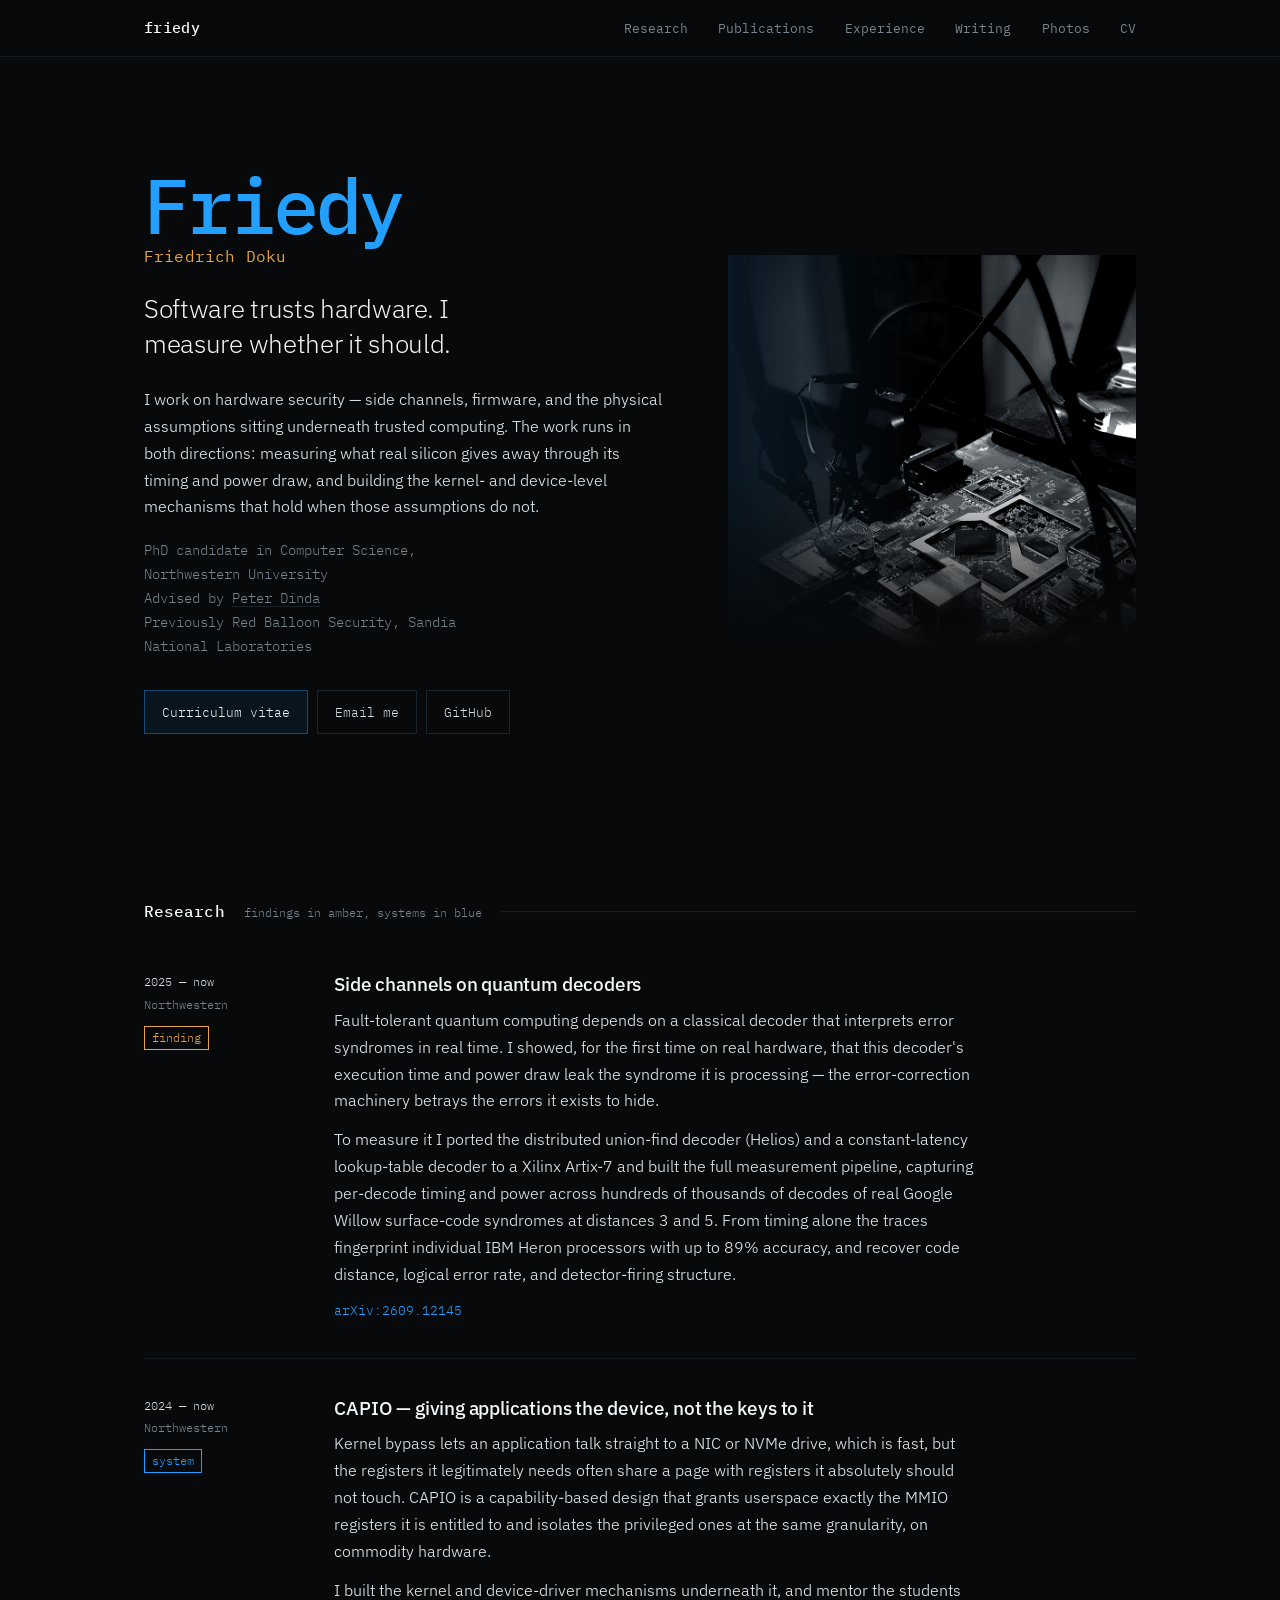
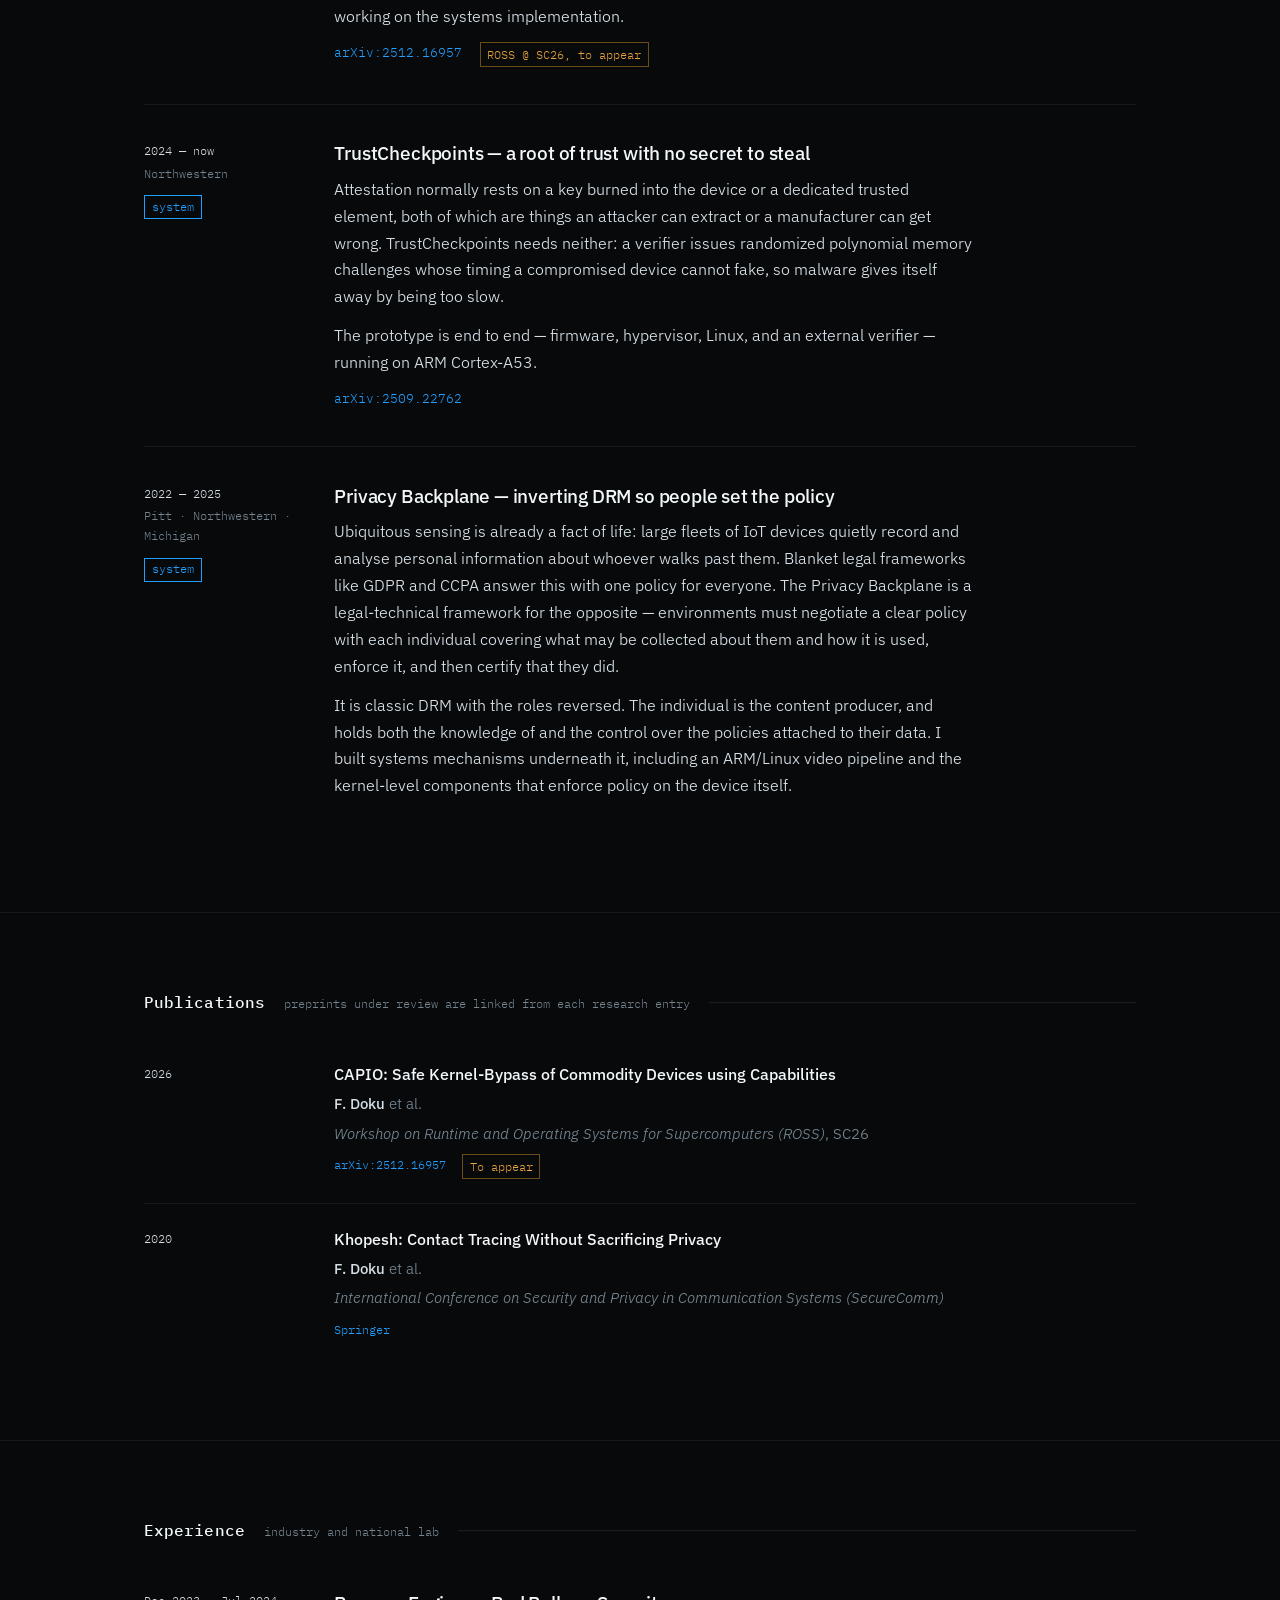
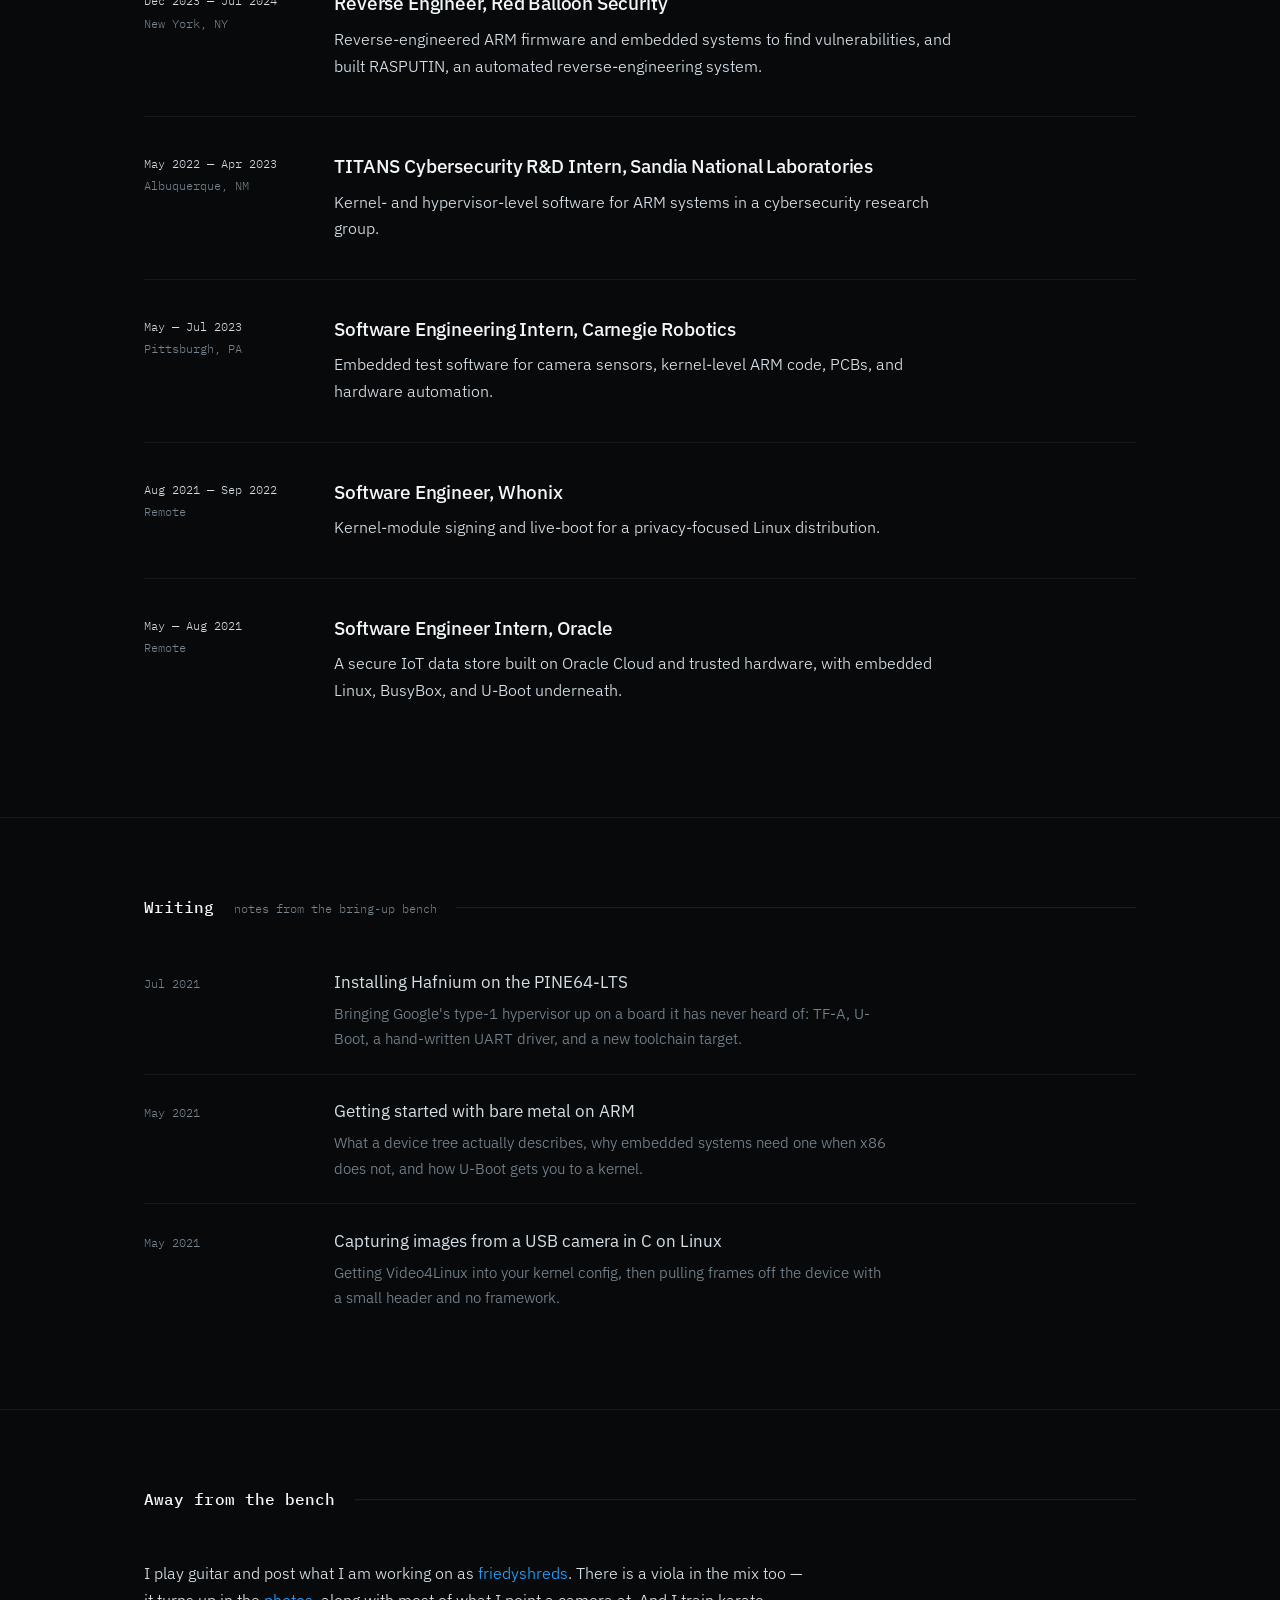
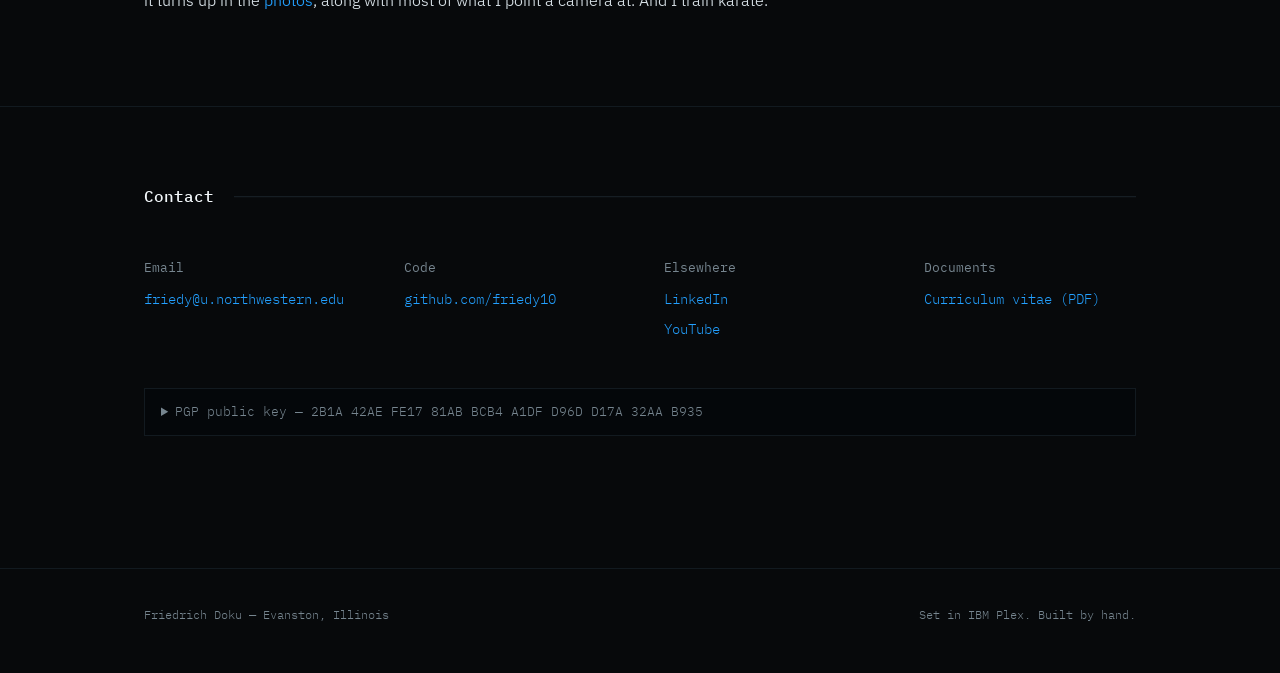
<file: index.html>
<!DOCTYPE html>
<html lang="en">
<head>
<meta charset="utf-8">
<meta name="viewport" content="width=device-width, initial-scale=1">
<title>Friedrich Doku — Hardware Security Research</title>
<meta name="description" content="Friedrich Doku is a PhD candidate at Northwestern University working on hardware security: side channels, firmware, and the physical assumptions underneath trusted computing.">
<link rel="canonical" href="https://fdoku.me/">

<meta property="og:type" content="profile">
<meta property="og:title" content="Friedrich Doku — Hardware Security Research">
<meta property="og:description" content="PhD candidate at Northwestern working on hardware security: side channels, firmware, and the physical assumptions underneath trusted computing.">
<meta property="og:url" content="https://fdoku.me/">
<meta property="og:image" content="https://fdoku.me/assets/og.jpg">
<meta name="twitter:card" content="summary_large_image">

<link rel="preconnect" href="https://fonts.googleapis.com">
<link rel="preconnect" href="https://fonts.gstatic.com" crossorigin>
<link href="https://fonts.googleapis.com/css2?family=IBM+Plex+Mono:wght@400;500&family=IBM+Plex+Sans:wght@300;400;500&display=swap" rel="stylesheet">
<link rel="stylesheet" href="css/site.css">
<link rel="icon" href="data:image/svg+xml,<svg xmlns='http://www.w3.org/2000/svg' viewBox='0 0 32 32'><rect width='32' height='32' fill='%2307090b'/><text x='16' y='23' font-family='monospace' font-size='18' font-weight='600' fill='%2323a0ff' text-anchor='middle'>fd</text></svg>">

<script type="application/ld+json">
{
  "@context": "https://schema.org",
  "@type": "Person",
  "name": "Friedrich Doku",
  "alternateName": "Friedy",
  "url": "https://fdoku.me/",
  "email": "friedy@u.northwestern.edu",
  "jobTitle": "PhD Candidate in Computer Science",
  "affiliation": { "@type": "Organization", "name": "Northwestern University" },
  "alumniOf": { "@type": "Organization", "name": "University of Pittsburgh" },
  "knowsAbout": ["Hardware security", "Side-channel analysis", "Quantum error correction", "Trusted computing", "Operating systems", "FPGA design", "Firmware reverse engineering"],
  "sameAs": ["https://github.com/friedy10", "https://www.linkedin.com/in/friedrich-doku-34a43a165"]
}
</script>
<!-- Google Analytics (GA4) -->
<script async src="https://www.googletagmanager.com/gtag/js?id=G-8WBHGY5FZD"></script>
<script>
  window.dataLayer = window.dataLayer || [];
  function gtag(){dataLayer.push(arguments);}
  gtag('js', new Date());
  gtag('config', 'G-8WBHGY5FZD');
</script>
</head>
<body>

<a class="skip" href="#main">Skip to content</a>

<header class="masthead">
  <div class="wrap">
    <a class="sigil" href="/">friedy</a>
    <nav aria-label="Sections">
      <a href="#research">Research</a>
      <a href="#publications">Publications</a>
      <a href="#experience" data-optional>Experience</a>
      <a href="#writing" data-optional>Writing</a>
      <a href="photos.html">Photos</a>
      <a href="assets/friedrich-doku-cv.pdf">CV</a>
    </nav>
  </div>
</header>

<main id="main">

  <!-- ============ hero ============ -->
  <section class="hero">
    <div class="wrap">
      <div class="hero-grid">
        <div>
          <h1 class="name">Friedy<span class="fullname">Friedrich Doku</span></h1>
          <p class="thesis">Software trusts hardware. I measure whether it should.</p>
          <p class="standfirst prose">
            I work on hardware security — side channels, firmware, and the physical
            assumptions sitting underneath trusted computing. The work runs in both
            directions: measuring what real silicon gives away through its timing and
            power draw, and building the kernel- and device-level mechanisms that hold
            when those assumptions do not.
          </p>
          <p class="affil">
            PhD candidate in Computer Science, Northwestern University<br>
            Advised by <a href="https://users.cs.northwestern.edu/~pdinda/">Peter Dinda</a><br>
            Previously Red Balloon Security, Sandia National Laboratories
          </p>
          <div class="actions">
            <a class="btn btn-key" href="assets/friedrich-doku-cv.pdf">Curriculum vitae</a>
            <a class="btn" href="mailto:friedy@u.northwestern.edu">Email me</a>
            <a class="btn" href="https://github.com/friedy10">GitHub</a>
          </div>
        </div>
        <div class="portrait">
          <img src="assets/hero-1600.jpg"
               srcset="assets/hero-900.jpg 900w, assets/hero-1600.jpg 1600w"
               sizes="(max-width: 54rem) 22rem, 42vw"
               width="1600" height="1539"
               alt="Micro-probes clipped onto the test points of a development board, photographed in black and white.">
        </div>
      </div>

    </div>
  </section>

  <!-- ============ research ============ -->
  <section class="band" id="research">
    <div class="wrap">
      <div class="band-head">
        <h2>Research</h2>
        <span class="band-note">findings in amber, systems in blue</span>
      </div>

      <div class="entries">

        <article class="entry">
          <div class="entry-meta">
            <span class="entry-when">2025 — now</span>
            <span class="entry-where">Northwestern</span>
            <span class="kind kind-finding">finding</span>
          </div>
          <div>
            <h3>Side channels on quantum decoders</h3>
            <p>
              Fault-tolerant quantum computing depends on a classical decoder that
              interprets error syndromes in real time. I showed, for the first time on
              real hardware, that this decoder's execution time and power draw leak the
              syndrome it is processing — the error-correction machinery betrays the
              errors it exists to hide.
            </p>
            <p>
              To measure it I ported the distributed union-find decoder (Helios) and a
              constant-latency lookup-table decoder to a Xilinx Artix-7 and built the
              full measurement pipeline, capturing per-decode timing and power across
              hundreds of thousands of decodes of real Google Willow surface-code
              syndromes at distances 3 and 5. From timing alone the traces fingerprint
              individual IBM Heron processors with up to 89% accuracy, and recover code
              distance, logical error rate, and detector-firing structure.
            </p>
            <div class="entry-links">
              <a href="https://arxiv.org/abs/2609.12145">arXiv:2609.12145</a>
            </div>
          </div>
        </article>

        <article class="entry">
          <div class="entry-meta">
            <span class="entry-when">2024 — now</span>
            <span class="entry-where">Northwestern</span>
            <span class="kind kind-system">system</span>
          </div>
          <div>
            <h3>CAPIO — giving applications the device, not the keys to it</h3>
            <p>
              Kernel bypass lets an application talk straight to a NIC or NVMe drive,
              which is fast, but the registers it legitimately needs often share a page
              with registers it absolutely should not touch. CAPIO is a capability-based
              design that grants userspace exactly the MMIO registers it is entitled to
              and isolates the privileged ones at the same granularity, on commodity
              hardware.
            </p>
            <p>
              I built the kernel and device-driver mechanisms underneath it, and mentor
              the students working on the systems implementation.
            </p>
            <div class="entry-links">
              <a href="https://arxiv.org/abs/2512.16957">arXiv:2512.16957</a>
              <span class="status">ROSS @ SC26, to appear</span>
            </div>
          </div>
        </article>

        <article class="entry">
          <div class="entry-meta">
            <span class="entry-when">2024 — now</span>
            <span class="entry-where">Northwestern</span>
            <span class="kind kind-system">system</span>
          </div>
          <div>
            <h3>TrustCheckpoints — a root of trust with no secret to steal</h3>
            <p>
              Attestation normally rests on a key burned into the device or a dedicated
              trusted element, both of which are things an attacker can extract or a
              manufacturer can get wrong. TrustCheckpoints needs neither: a verifier
              issues randomized polynomial memory challenges whose timing a compromised
              device cannot fake, so malware gives itself away by being too slow.
            </p>
            <p>
              The prototype is end to end — firmware, hypervisor, Linux, and an external
              verifier — running on ARM Cortex-A53.
            </p>
            <div class="entry-links">
              <a href="https://arxiv.org/abs/2509.22762">arXiv:2509.22762</a>
            </div>
          </div>
        </article>

        <article class="entry">
          <div class="entry-meta">
            <span class="entry-when">2022 — 2025</span>
            <span class="entry-where">Pitt · Northwestern · Michigan</span>
            <span class="kind kind-system">system</span>
          </div>
          <div>
            <h3>Privacy Backplane — inverting DRM so people set the policy</h3>
            <p>
              Ubiquitous sensing is already a fact of life: large fleets of IoT devices
              quietly record and analyse personal information about whoever walks past
              them. Blanket legal frameworks like GDPR and CCPA answer this with one
              policy for everyone. The Privacy Backplane is a legal-technical framework
              for the opposite — environments must negotiate a clear policy with each
              individual covering what may be collected about them and how it is used,
              enforce it, and then certify that they did.
            </p>
            <p>
              It is classic DRM with the roles reversed. The individual is the content
              producer, and holds both the knowledge of and the control over the policies
              attached to their data. I built systems mechanisms underneath it, including
              an ARM/Linux video pipeline and the kernel-level components that enforce
              policy on the device itself.
            </p>
          </div>
        </article>

      </div>
    </div>
  </section>

  <!-- ============ publications ============ -->
  <section class="band" id="publications">
    <div class="wrap">
      <div class="band-head">
        <h2>Publications</h2>
        <span class="band-note">preprints under review are linked from each research entry</span>
      </div>

      <ol class="pubs">
        <li class="pub">
          <div class="pub-year">2026</div>
          <div>
            <p class="pub-title">CAPIO: Safe Kernel-Bypass of Commodity Devices using Capabilities</p>
            <p class="pub-authors"><span class="me">F. Doku</span> et al.</p>
            <p class="pub-venue"><em>Workshop on Runtime and Operating Systems for Supercomputers (ROSS)</em>, SC26</p>
            <div class="pub-links">
              <a href="https://arxiv.org/abs/2512.16957">arXiv:2512.16957</a>
              <span class="status">To appear</span>
            </div>
          </div>
        </li>
        <li class="pub">
          <div class="pub-year">2020</div>
          <div>
            <p class="pub-title">Khopesh: Contact Tracing Without Sacrificing Privacy</p>
            <p class="pub-authors"><span class="me">F. Doku</span> et al.</p>
            <p class="pub-venue"><em>International Conference on Security and Privacy in Communication Systems (SecureComm)</em></p>
            <div class="pub-links"><a href="https://link.springer.com/chapter/10.1007/978-3-030-63095-9_30">Springer</a></div>
          </div>
        </li>
      </ol>
    </div>
  </section>

  <!-- ============ experience ============ -->
  <section class="band" id="experience">
    <div class="wrap">
      <div class="band-head">
        <h2>Experience</h2>
        <span class="band-note">industry and national lab</span>
      </div>

      <div class="entries">
        <article class="entry">
          <div class="entry-meta">
            <span class="entry-when">Dec 2023 — Jul 2024</span>
            <span class="entry-where">New York, NY</span>
          </div>
          <div>
            <h3>Reverse Engineer, Red Balloon Security</h3>
            <p>
              Reverse-engineered ARM firmware and embedded systems to find
              vulnerabilities, and built RASPUTIN, an automated reverse-engineering
              system.
            </p>
          </div>
        </article>

        <article class="entry">
          <div class="entry-meta">
            <span class="entry-when">May 2022 — Apr 2023</span>
            <span class="entry-where">Albuquerque, NM</span>
          </div>
          <div>
            <h3>TITANS Cybersecurity R&amp;D Intern, Sandia National Laboratories</h3>
            <p>Kernel- and hypervisor-level software for ARM systems in a cybersecurity research group.</p>
          </div>
        </article>

        <article class="entry">
          <div class="entry-meta">
            <span class="entry-when">May — Jul 2023</span>
            <span class="entry-where">Pittsburgh, PA</span>
          </div>
          <div>
            <h3>Software Engineering Intern, Carnegie Robotics</h3>
            <p>Embedded test software for camera sensors, kernel-level ARM code, PCBs, and hardware automation.</p>
          </div>
        </article>

        <article class="entry">
          <div class="entry-meta">
            <span class="entry-when">Aug 2021 — Sep 2022</span>
            <span class="entry-where">Remote</span>
          </div>
          <div>
            <h3>Software Engineer, Whonix</h3>
            <p>Kernel-module signing and live-boot for a privacy-focused Linux distribution.</p>
          </div>
        </article>

        <article class="entry">
          <div class="entry-meta">
            <span class="entry-when">May — Aug 2021</span>
            <span class="entry-where">Remote</span>
          </div>
          <div>
            <h3>Software Engineer Intern, Oracle</h3>
            <p>A secure IoT data store built on Oracle Cloud and trusted hardware, with embedded Linux, BusyBox, and U-Boot underneath.</p>
          </div>
        </article>
      </div>
    </div>
  </section>

  <!-- ============ writing ============ -->
  <section class="band" id="writing">
    <div class="wrap">
      <div class="band-head">
        <h2>Writing</h2>
        <span class="band-note">notes from the bring-up bench</span>
      </div>

      <div class="notes">
        <article class="note">
          <div class="note-date">Jul 2021</div>
          <div>
            <h3><a href="writing/hafnium-pine64.html">Installing Hafnium on the PINE64-LTS</a></h3>
            <p>Bringing Google's type-1 hypervisor up on a board it has never heard of: TF-A, U-Boot, a hand-written UART driver, and a new toolchain target.</p>
          </div>
        </article>
        <article class="note">
          <div class="note-date">May 2021</div>
          <div>
            <h3><a href="writing/bare-metal-arm.html">Getting started with bare metal on ARM</a></h3>
            <p>What a device tree actually describes, why embedded systems need one when x86 does not, and how U-Boot gets you to a kernel.</p>
          </div>
        </article>
        <article class="note">
          <div class="note-date">May 2021</div>
          <div>
            <h3><a href="writing/usb-camera-linux.html">Capturing images from a USB camera in C on Linux</a></h3>
            <p>Getting Video4Linux into your kernel config, then pulling frames off the device with a small header and no framework.</p>
          </div>
        </article>
      </div>
    </div>
  </section>

  <!-- ============ away from the bench ============ -->
  <section class="band" id="elsewhere">
    <div class="wrap">
      <div class="band-head">
        <h2>Away from the bench</h2>
      </div>
      <p class="prose">
        I play guitar and post what I am working on as
        <a href="https://www.youtube.com/@friedyshreds">friedyshreds</a>. There is a
        viola in the mix too — it turns up in the <a href="photos.html">photos</a>,
        along with most of what I point a camera at. And I train karate.
      </p>
    </div>
  </section>

  <!-- ============ contact ============ -->
  <section class="band" id="contact">
    <div class="wrap">
      <div class="band-head">
        <h2>Contact</h2>
      </div>

      <div class="contact-grid">
        <div>
          <h3>Email</h3>
          <p><a href="mailto:friedy@u.northwestern.edu">friedy@u.northwestern.edu</a></p>
        </div>
        <div>
          <h3>Code</h3>
          <p><a href="https://github.com/friedy10">github.com/friedy10</a></p>
        </div>
        <div>
          <h3>Elsewhere</h3>
          <p><a href="https://www.linkedin.com/in/friedrich-doku-34a43a165">LinkedIn</a></p>
          <p><a href="https://www.youtube.com/@friedyshreds">YouTube</a></p>
        </div>
        <div>
          <h3>Documents</h3>
          <p><a href="assets/friedrich-doku-cv.pdf">Curriculum vitae (PDF)</a></p>
        </div>
      </div>

      <details class="pgp">
        <summary>PGP public key — 2B1A 42AE FE17 81AB BCB4 A1DF D96D D17A 32AA B935</summary>
        <pre>-----BEGIN PGP PUBLIC KEY BLOCK-----

xjMEZY9wIBYJKwYBBAHaRw8BAQdANNFhw9uJPuq9oFyy8xSL/KICHEbL1bJOZC79
U6bg1aDNKEZyaWVkcmljaCBEb2t1IDxmcmllZHJpY2hkb2t1QGdtYWlsLmNvbT7C
iQQTFggAMRYhBCsaQq7+F4GrvLSh39lt0Xoyqrk1BQJlj3AgAhsDBAsJCAcFFQgJ
CgsFFgIDAQAACgkQ2W3RejKquTUc7wEAmlkQCG/AqqyCNKXZ5TZtK6Zj+J1MzpQW
PnNj9IHGEZ8A/2VT9aLi4pdKVY94GvLD6oTisN+mFYYg9LP3dTA17pYAzjgEZY9w
IBIKKwYBBAGXVQEFAQEHQJ5poy1A3QW7K1NgSfqn7qgs6y6pedqAxLJqjVR3CONk
AwEIB8J4BBgWCAAgFiEEKxpCrv4Xgau8tKHf2W3RejKquTUFAmWPcCACGwwACgkQ
2W3RejKquTUVhAD/XX2ftGFTFWkQBJEXX9XVi2YY2TYz3v8AEkPWFZdljkkA/ijt
Ziic5yHUYnKzFaPhceVBJk4YUfXxAPOUCLkJU6MO
=awGI
-----END PGP PUBLIC KEY BLOCK-----</pre>
      </details>
    </div>
  </section>

</main>

<footer class="foot">
  <div class="wrap">
    <span>Friedrich Doku — Evanston, Illinois</span>
    <span>Set in IBM Plex. Built by hand.</span>
  </div>
</footer>

</body>
</html>
</file>
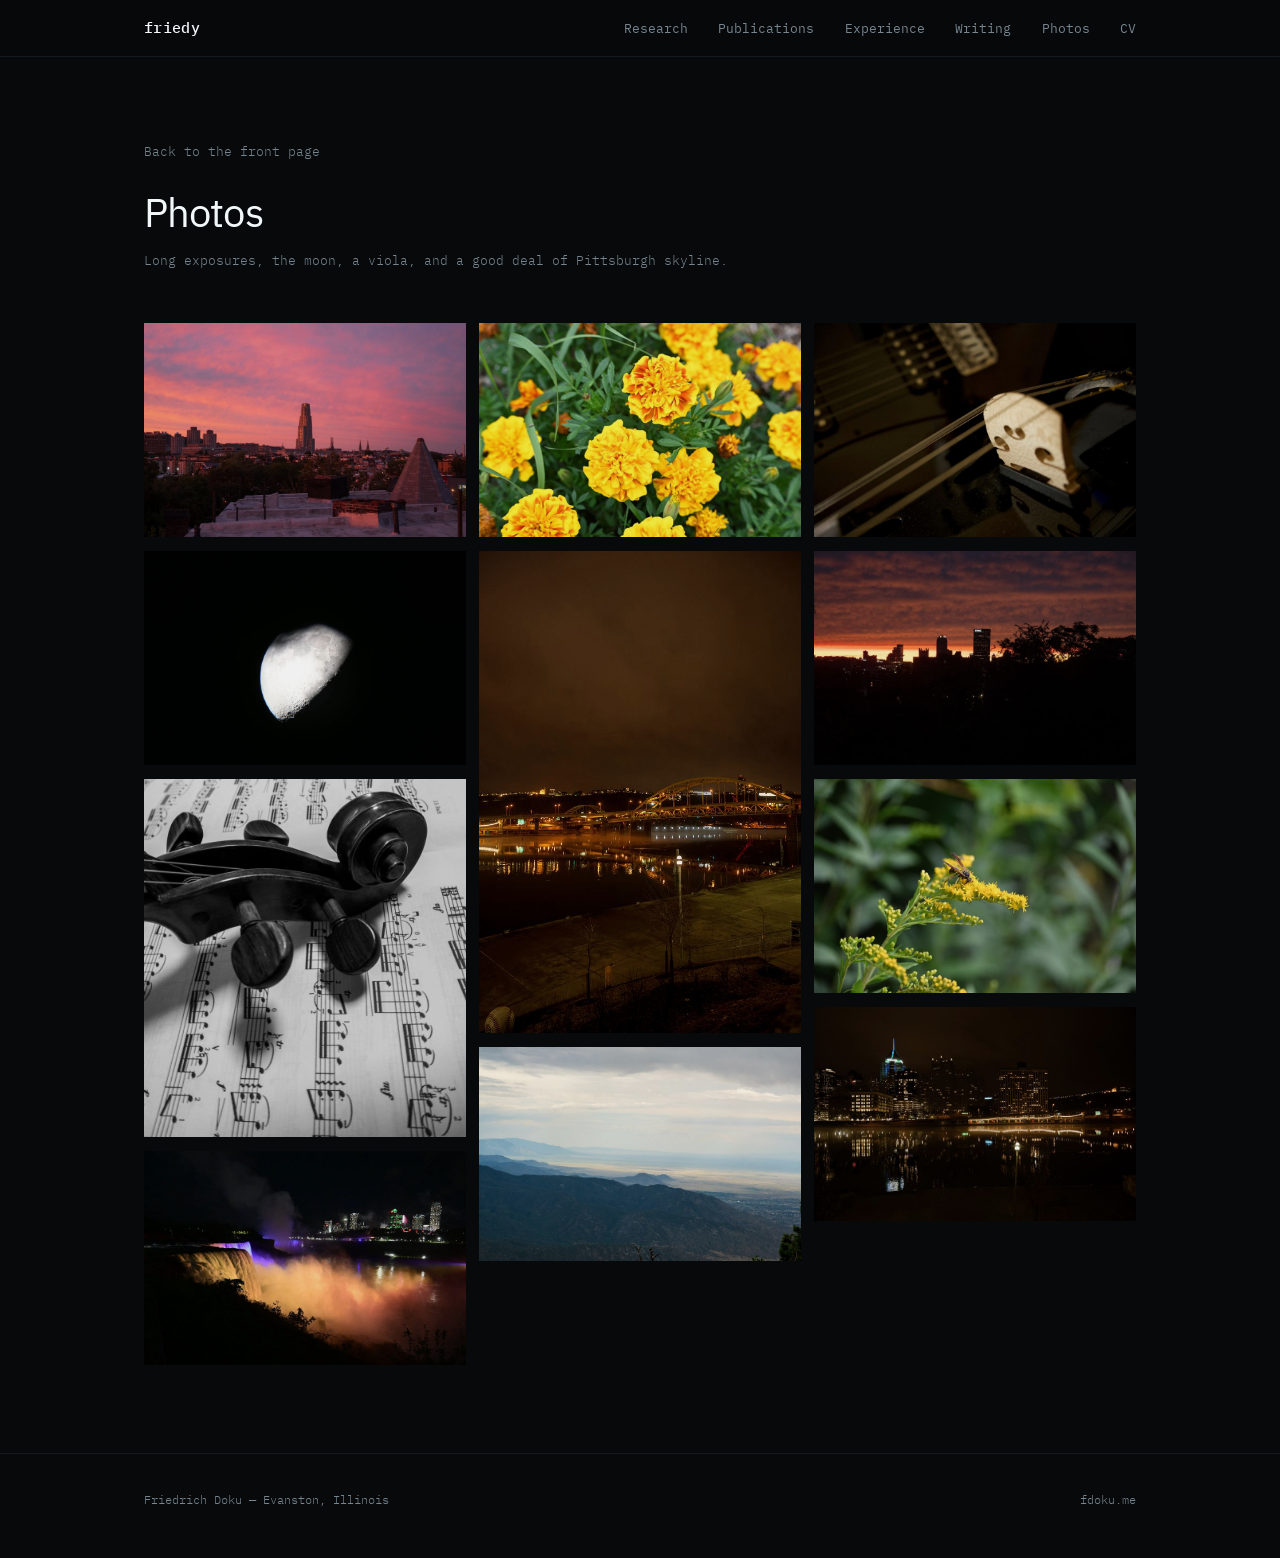
<file: photos.html>
<!DOCTYPE html>
<html lang="en">
<head>
<meta charset="utf-8">
<meta name="viewport" content="width=device-width, initial-scale=1">
<title>Photos — Friedrich Doku</title>
<meta name="description" content="Photographs by Friedrich Doku — long exposures, the moon, a viola, and a good deal of Pittsburgh skyline.">
<link rel="canonical" href="https://fdoku.me/photos.html">
<meta property="og:type" content="website">
<meta property="og:title" content="Photos — Friedrich Doku">
<meta property="og:description" content="Long exposures, the moon, a viola, and a good deal of Pittsburgh skyline.">
<meta property="og:image" content="https://fdoku.me/photos/pittsburgh-sunset-cathedral.jpg">
<meta name="twitter:card" content="summary_large_image">
<link rel="preconnect" href="https://fonts.googleapis.com">
<link rel="preconnect" href="https://fonts.gstatic.com" crossorigin>
<link href="https://fonts.googleapis.com/css2?family=IBM+Plex+Mono:wght@400;500&family=IBM+Plex+Sans:wght@300;400;500&display=swap" rel="stylesheet">
<link rel="stylesheet" href="css/site.css">
<link rel="icon" href="data:image/svg+xml,<svg xmlns='http://www.w3.org/2000/svg' viewBox='0 0 32 32'><rect width='32' height='32' fill='%2307090b'/><text x='16' y='23' font-family='monospace' font-size='18' font-weight='600' fill='%2323a0ff' text-anchor='middle'>fd</text></svg>">
<!-- Google Analytics (GA4) -->
<script async src="https://www.googletagmanager.com/gtag/js?id=G-8WBHGY5FZD"></script>
<script>
  window.dataLayer = window.dataLayer || [];
  function gtag(){dataLayer.push(arguments);}
  gtag('js', new Date());
  gtag('config', 'G-8WBHGY5FZD');
</script>
</head>
<body>

<a class="skip" href="#main">Skip to content</a>

<header class="masthead">
  <div class="wrap">
    <a class="sigil" href="/">friedy</a>
    <nav aria-label="Sections">
      <a href="/#research">Research</a>
      <a href="/#publications">Publications</a>
      <a href="/#experience" data-optional>Experience</a>
      <a href="/#writing" data-optional>Writing</a>
      <a href="/photos.html">Photos</a>
      <a href="/assets/friedrich-doku-cv.pdf">CV</a>
    </nav>
  </div>
</header>

<main id="main" class="article">
  <div class="wrap">
    <div class="article-head">
      <a class="back" href="/">Back to the front page</a>
      <h1>Photos</h1>
      <p class="article-meta">Long exposures, the moon, a viola, and a good deal of Pittsburgh skyline.</p>
    </div>

    <div class="gallery">
      <a class="shot" href="photos/pittsburgh-sunset-cathedral.jpg">
        <img src="photos/pittsburgh-sunset-cathedral-thumb.jpg" width="900" height="600" loading="lazy"
             alt="Pittsburgh at sunset under a magenta sky, the Cathedral of Learning rising above the rooftops.">
      </a>
      <a class="shot" href="photos/moon.jpg">
        <img src="photos/moon-thumb.jpg" width="900" height="600" loading="lazy"
             alt="A waxing gibbous moon against a black sky, craters picked out along the terminator.">
      </a>
      <a class="shot" href="photos/viola-sheet-music.jpg">
        <img src="photos/viola-sheet-music-thumb.jpg" width="808" height="900" loading="lazy"
             alt="The scroll and pegbox of a viola resting on sheet music, in black and white.">
      </a>
      <a class="shot" href="photos/niagara-falls-night.jpg">
        <img src="photos/niagara-falls-night-thumb.jpg" width="900" height="600" loading="lazy"
             alt="Niagara Falls lit purple and amber at night, mist rising in front of the far skyline.">
      </a>
      <a class="shot" href="photos/marigolds.jpg">
        <img src="photos/marigolds-thumb.jpg" width="900" height="600" loading="lazy"
             alt="Orange and yellow marigolds packed close together among green foliage.">
      </a>
      <a class="shot" href="photos/pittsburgh-fort-pitt-night.jpg">
        <img src="photos/pittsburgh-fort-pitt-night-thumb.jpg" width="600" height="900" loading="lazy"
             alt="A long exposure of Pittsburgh at night, a lit bridge arcing over the river.">
      </a>
      <a class="shot" href="photos/mountains-valley.jpg">
        <img src="photos/mountains-valley-thumb.jpg" width="900" height="600" loading="lazy"
             alt="A mountain range falling away to a wide valley under heavy cloud.">
      </a>
      <a class="shot" href="photos/viola-bridge.jpg">
        <img src="photos/viola-bridge-thumb.jpg" width="900" height="600" loading="lazy"
             alt="Close detail of a viola bridge and strings in warm light.">
      </a>
      <a class="shot" href="photos/pittsburgh-skyline-dusk.jpg">
        <img src="photos/pittsburgh-skyline-dusk-thumb.jpg" width="900" height="600" loading="lazy"
             alt="Pittsburgh's skyline in silhouette against a deep orange sunset.">
      </a>
      <a class="shot" href="photos/goldenrod-wasp.jpg">
        <img src="photos/goldenrod-wasp-thumb.jpg" width="900" height="600" loading="lazy"
             alt="A wasp feeding on a spray of goldenrod against dark green leaves.">
      </a>
      <a class="shot" href="photos/pittsburgh-river-night.jpg">
        <img src="photos/pittsburgh-river-night-thumb.jpg" width="900" height="600" loading="lazy"
             alt="Downtown Pittsburgh's lights reflected in the river at night.">
      </a>
    </div>
  </div>
</main>

<footer class="foot">
  <div class="wrap">
    <span>Friedrich Doku — Evanston, Illinois</span>
    <span><a href="/">fdoku.me</a></span>
  </div>
</footer>

<!-- Lightbox. Progressive enhancement: with JS off, each thumbnail is just a
     link to the full-size image, which works fine. -->
<div class="lightbox" id="lightbox" hidden>
  <button class="lb-close" type="button" aria-label="Close">Close</button>
  <button class="lb-nav lb-prev" type="button" aria-label="Previous photo">&#8249;</button>
  <img class="lb-img" alt="">
  <button class="lb-nav lb-next" type="button" aria-label="Next photo">&#8250;</button>
  <p class="lb-count" aria-live="polite"></p>
</div>

<script>
(function () {
  var shots = Array.prototype.slice.call(document.querySelectorAll('.shot'));
  if (!shots.length) return;
  var box   = document.getElementById('lightbox'),
      img   = box.querySelector('.lb-img'),
      count = box.querySelector('.lb-count'),
      prev  = box.querySelector('.lb-prev'),
      next  = box.querySelector('.lb-next'),
      close = box.querySelector('.lb-close'),
      i = 0, lastFocus = null;

  function show(n) {
    i = (n + shots.length) % shots.length;
    var a = shots[i];
    img.src = a.getAttribute('href');
    img.alt = a.querySelector('img').alt;
    count.textContent = (i + 1) + ' / ' + shots.length;
  }
  function open(n, from) {
    lastFocus = from || null;
    box.hidden = false;
    document.body.style.overflow = 'hidden';
    show(n);
    close.focus();
  }
  function shut() {
    box.hidden = true;
    img.removeAttribute('src');
    document.body.style.overflow = '';
    if (lastFocus) lastFocus.focus();
  }

  shots.forEach(function (a, n) {
    a.addEventListener('click', function (e) {
      e.preventDefault();
      open(n, a);
    });
  });
  close.addEventListener('click', shut);
  prev.addEventListener('click', function () { show(i - 1); });
  next.addEventListener('click', function () { show(i + 1); });
  box.addEventListener('click', function (e) { if (e.target === box) shut(); });
  document.addEventListener('keydown', function (e) {
    if (box.hidden) return;
    if (e.key === 'Escape') shut();
    else if (e.key === 'ArrowLeft') show(i - 1);
    else if (e.key === 'ArrowRight') show(i + 1);
  });
})();
</script>

</body>
</html>
</file>
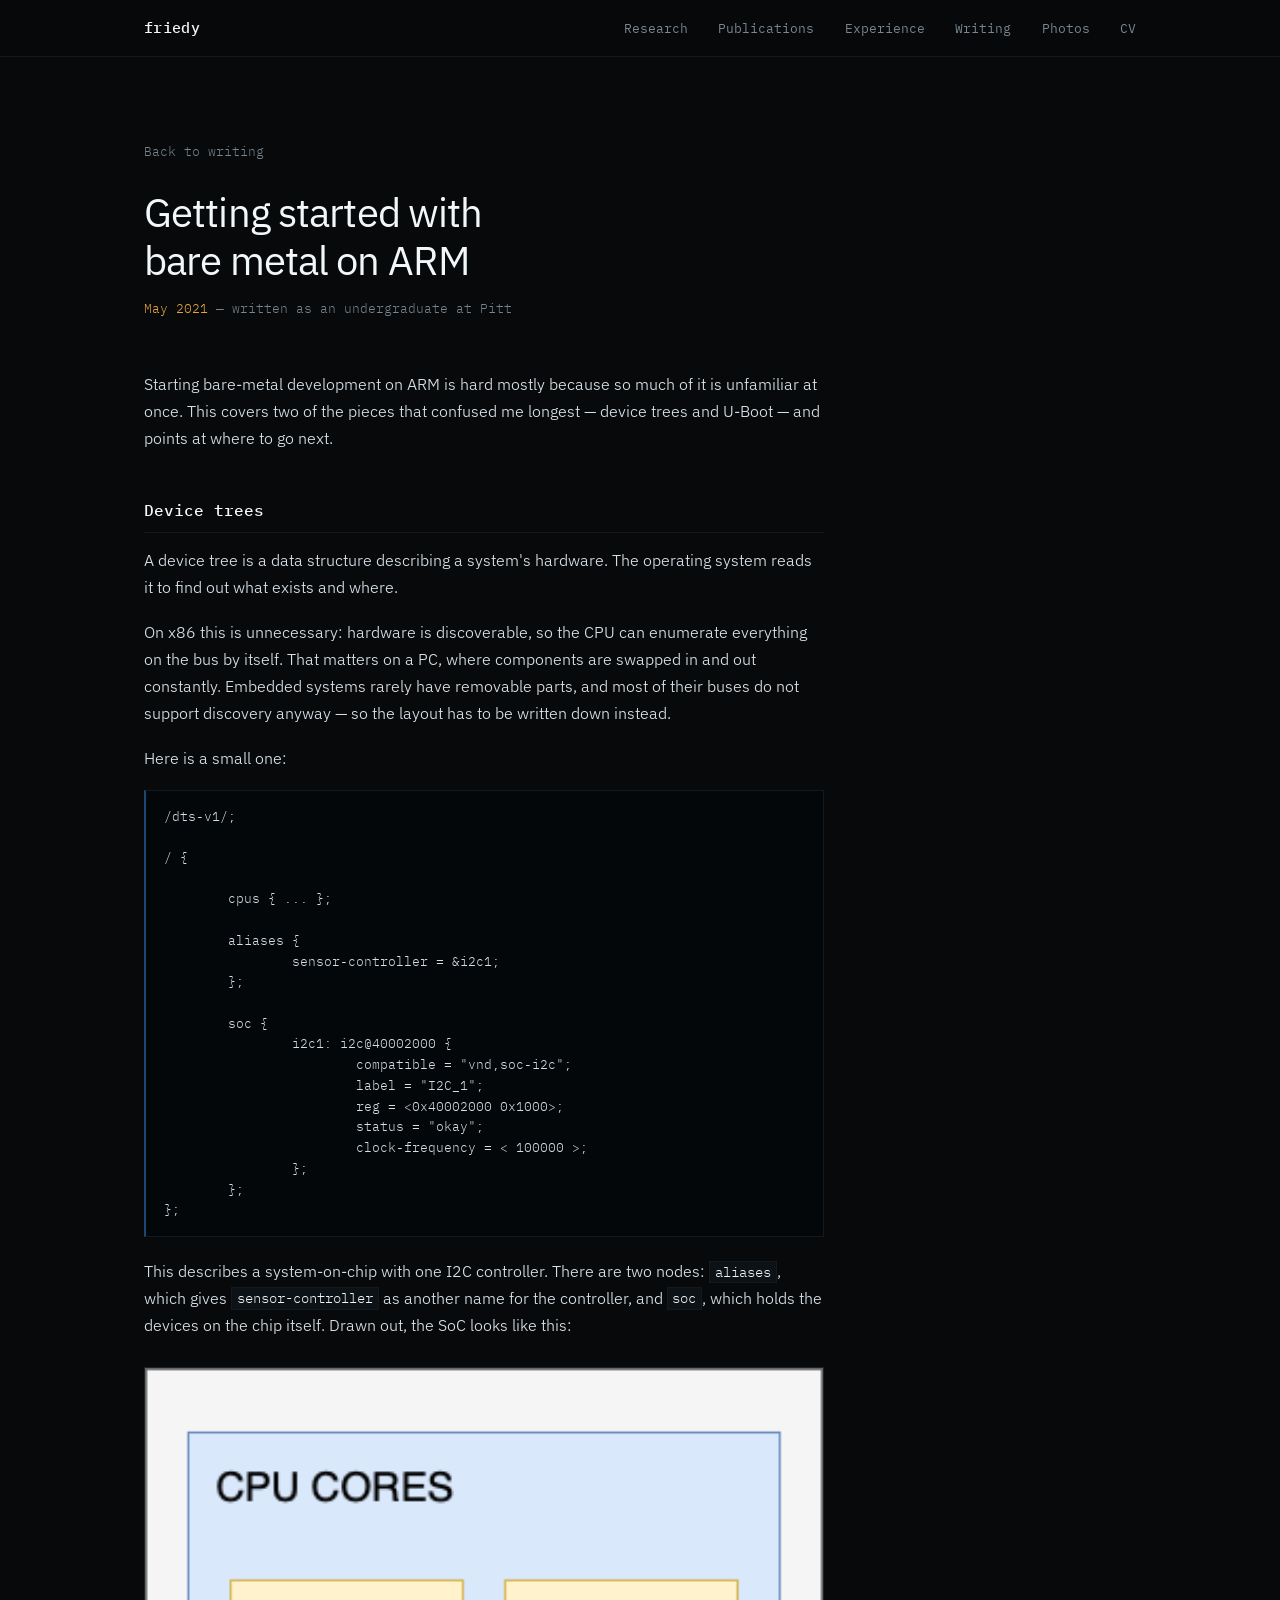
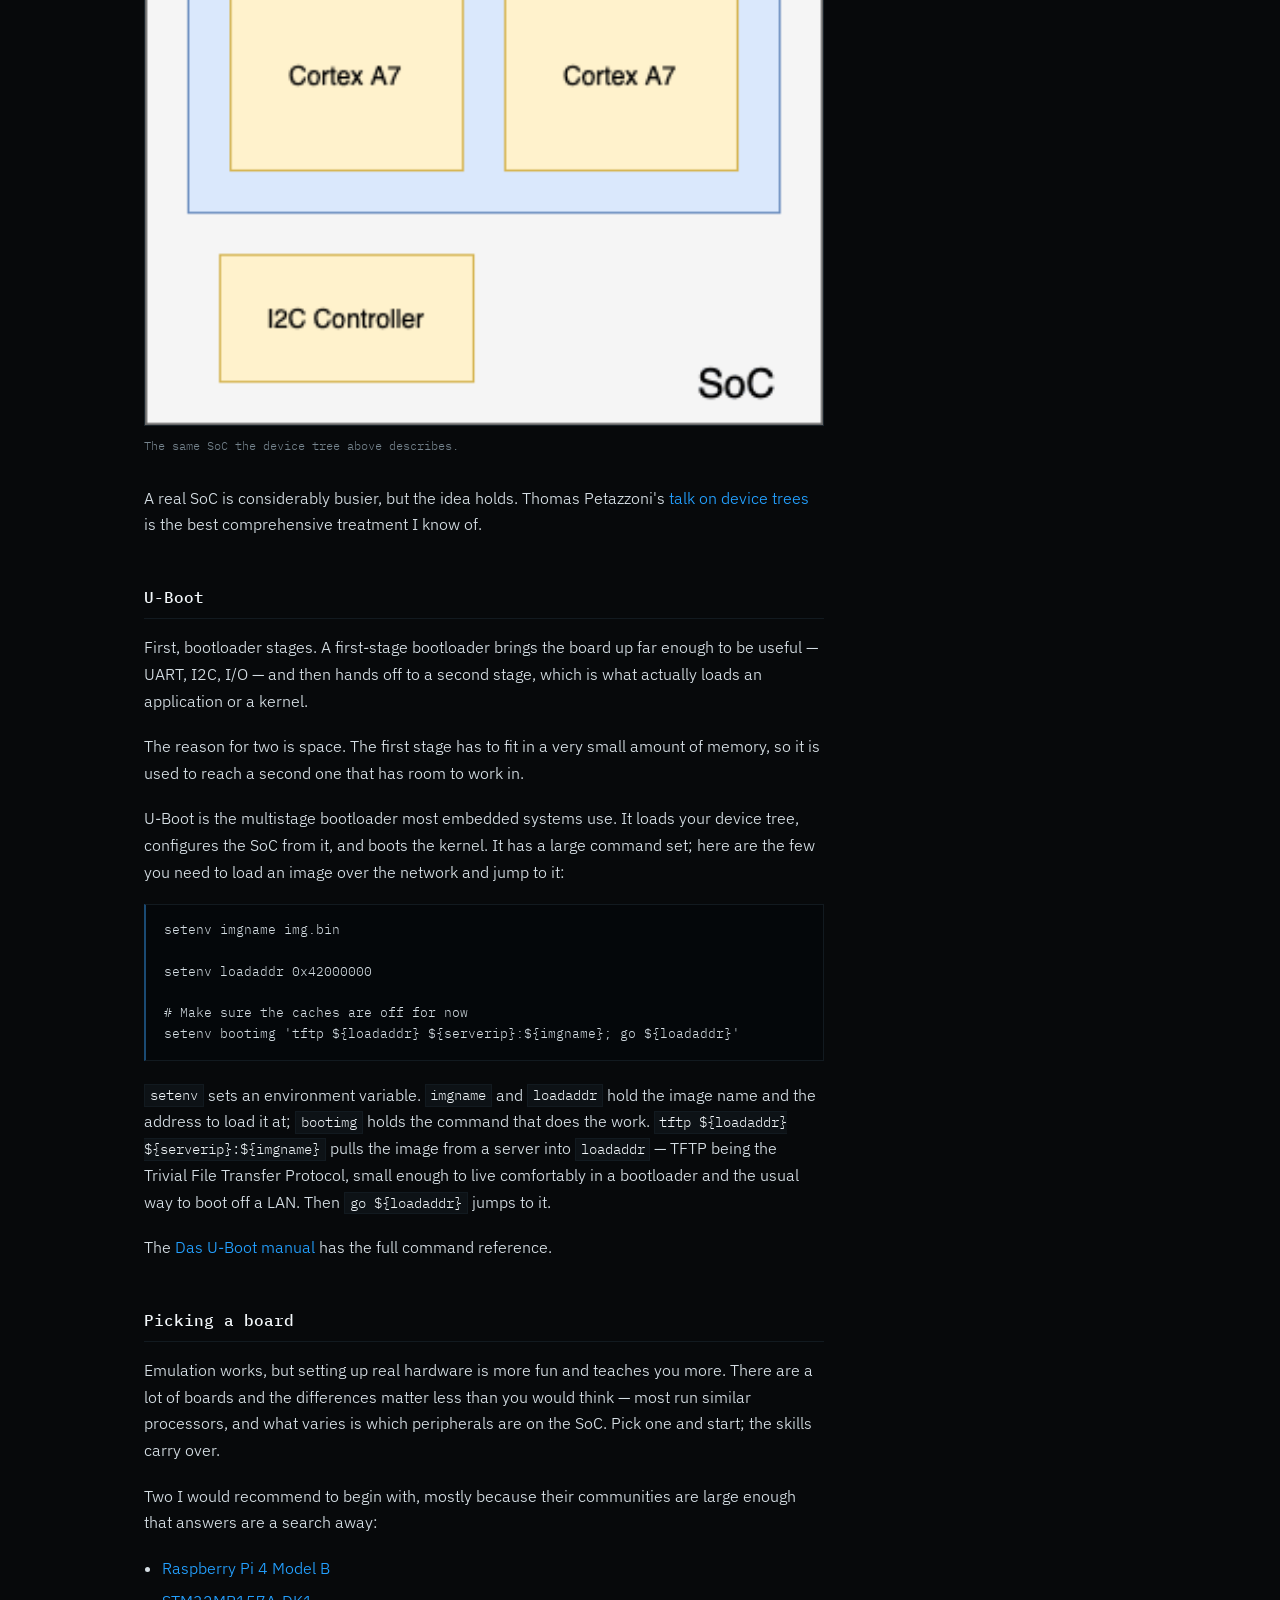
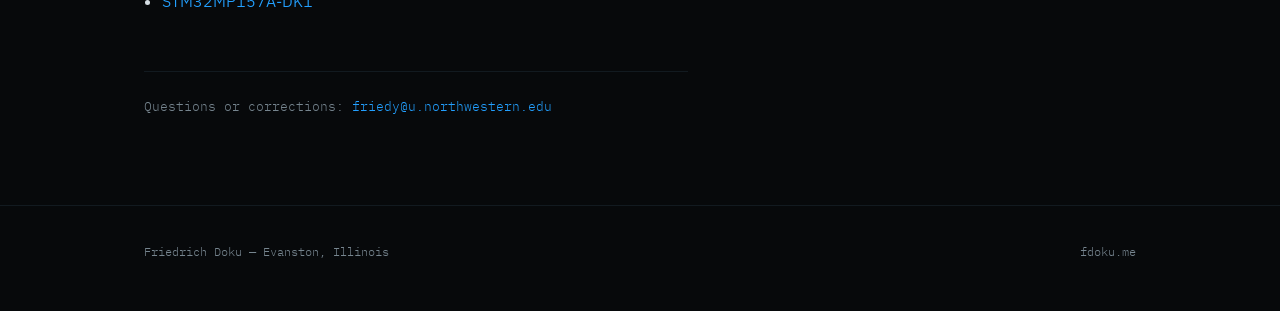
<file: writing/bare-metal-arm.html>
<!DOCTYPE html>
<html lang="en">
<head>
<meta charset="utf-8">
<meta name="viewport" content="width=device-width, initial-scale=1">
<title>Getting started with bare metal on ARM — Friedrich Doku</title>
<meta name="description" content="What a device tree actually describes, why embedded systems need one when x86 does not, and how U-Boot gets you to a kernel.">
<link rel="canonical" href="https://fdoku.me/writing/bare-metal-arm.html">
<meta property="og:type" content="article">
<meta property="og:title" content="Getting started with bare metal on ARM">
<meta property="og:description" content="What a device tree actually describes, why embedded systems need one when x86 does not, and how U-Boot gets you to a kernel.">
<meta property="og:image" content="https://fdoku.me/assets/og.jpg">
<meta name="twitter:card" content="summary_large_image">
<link rel="preconnect" href="https://fonts.googleapis.com">
<link rel="preconnect" href="https://fonts.gstatic.com" crossorigin>
<link href="https://fonts.googleapis.com/css2?family=IBM+Plex+Mono:wght@400;500&family=IBM+Plex+Sans:wght@300;400;500&display=swap" rel="stylesheet">
<link rel="stylesheet" href="../css/site.css">
<link rel="icon" href="data:image/svg+xml,<svg xmlns='http://www.w3.org/2000/svg' viewBox='0 0 32 32'><rect width='32' height='32' fill='%2307090b'/><text x='16' y='23' font-family='monospace' font-size='18' font-weight='600' fill='%2323a0ff' text-anchor='middle'>fd</text></svg>">
<!-- Google Analytics (GA4) -->
<script async src="https://www.googletagmanager.com/gtag/js?id=G-8WBHGY5FZD"></script>
<script>
  window.dataLayer = window.dataLayer || [];
  function gtag(){dataLayer.push(arguments);}
  gtag('js', new Date());
  gtag('config', 'G-8WBHGY5FZD');
</script>
</head>
<body>

<a class="skip" href="#main">Skip to content</a>

<header class="masthead">
  <div class="wrap">
    <a class="sigil" href="../">friedy</a>
    <nav aria-label="Sections">
      <a href="../#research">Research</a>
      <a href="../#publications">Publications</a>
      <a href="../#experience" data-optional>Experience</a>
      <a href="../#writing" data-optional>Writing</a>
      <a href="../photos.html">Photos</a>
      <a href="../assets/friedrich-doku-cv.pdf">CV</a>
    </nav>
  </div>
</header>

<main id="main" class="article">
  <div class="wrap">
    <div class="article-head">
      <a class="back" href="../#writing">Back to writing</a>
      <h1>Getting started with bare metal on ARM</h1>
      <p class="article-meta"><span class="vintage">May 2021</span> — written as an undergraduate at Pitt</p>
    </div>

    <div class="body">
<p>
  Starting bare-metal development on ARM is hard mostly because so much of it is
  unfamiliar at once. This covers two of the pieces that confused me longest — device
  trees and U-Boot — and points at where to go next.
</p>

<h2>Device trees</h2>
<p>
  A device tree is a data structure describing a system's hardware. The operating
  system reads it to find out what exists and where.
</p>
<p>
  On x86 this is unnecessary: hardware is discoverable, so the CPU can enumerate
  everything on the bus by itself. That matters on a PC, where components are swapped
  in and out constantly. Embedded systems rarely have removable parts, and most of
  their buses do not support discovery anyway — so the layout has to be written down
  instead.
</p>
<p>Here is a small one:</p>
<pre><code>/dts-v1/;

/ {

	cpus { ... };

	aliases {
		sensor-controller = &amp;i2c1;
	};

	soc {
		i2c1: i2c@40002000 {
			compatible = "vnd,soc-i2c";
			label = "I2C_1";
			reg = &lt;0x40002000 0x1000&gt;;
			status = "okay";
			clock-frequency = &lt; 100000 &gt;;
		};
	};
};</code></pre>
<p>
  This describes a system-on-chip with one I2C controller. There are two nodes:
  <code>aliases</code>, which gives <code>sensor-controller</code> as another name for
  the controller, and <code>soc</code>, which holds the devices on the chip itself.
  Drawn out, the SoC looks like this:
</p>
<figure><img src="../images/soc.png" alt="Block diagram of a simple SoC containing an I2C controller." loading="lazy"><figcaption>The same SoC the device tree above describes.</figcaption></figure>
<p>
  A real SoC is considerably busier, but the idea holds. Thomas Petazzoni's
  <a href="https://www.youtube.com/watch?v=Nz6aBffv-Ek">talk on device trees</a> is the
  best comprehensive treatment I know of.
</p>

<h2>U-Boot</h2>
<p>
  First, bootloader stages. A first-stage bootloader brings the board up far enough to
  be useful — UART, I2C, I/O — and then hands off to a second stage, which is what
  actually loads an application or a kernel.
</p>
<p>
  The reason for two is space. The first stage has to fit in a very small amount of
  memory, so it is used to reach a second one that has room to work in.
</p>
<p>
  U-Boot is the multistage bootloader most embedded systems use. It loads your device
  tree, configures the SoC from it, and boots the kernel. It has a large command set;
  here are the few you need to load an image over the network and jump to it:
</p>
<pre><code>setenv imgname img.bin

setenv loadaddr 0x42000000

# Make sure the caches are off for now
setenv bootimg 'tftp ${loadaddr} ${serverip}:${imgname}; go ${loadaddr}'</code></pre>
<p>
  <code>setenv</code> sets an environment variable. <code>imgname</code> and
  <code>loadaddr</code> hold the image name and the address to load it at;
  <code>bootimg</code> holds the command that does the work.
  <code>tftp ${loadaddr} ${serverip}:${imgname}</code> pulls the image from a server
  into <code>loadaddr</code> — TFTP being the Trivial File Transfer Protocol, small
  enough to live comfortably in a bootloader and the usual way to boot off a LAN. Then
  <code>go ${loadaddr}</code> jumps to it.
</p>
<p>
  The <a href="https://www.denx.de/wiki/DULG/Manual">Das U-Boot manual</a> has the full
  command reference.
</p>

<h2>Picking a board</h2>
<p>
  Emulation works, but setting up real hardware is more fun and teaches you more. There
  are a lot of boards and the differences matter less than you would think — most run
  similar processors, and what varies is which peripherals are on the SoC. Pick one and
  start; the skills carry over.
</p>
<p>Two I would recommend to begin with, mostly because their communities are large enough that answers are a search away:</p>
<ul>
  <li><a href="https://www.raspberrypi.org/products/raspberry-pi-4-model-b/">Raspberry Pi 4 Model B</a></li>
  <li><a href="https://www.st.com/en/evaluation-tools/stm32mp157a-dk1.html">STM32MP157A-DK1</a></li>
</ul>
    </div>

    <div class="article-foot">
      Questions or corrections: <a href="mailto:friedy@u.northwestern.edu">friedy@u.northwestern.edu</a>
    </div>
  </div>
</main>

<footer class="foot">
  <div class="wrap">
    <span>Friedrich Doku — Evanston, Illinois</span>
    <span><a href="../">fdoku.me</a></span>
  </div>
</footer>

</body>
</html>
</file>
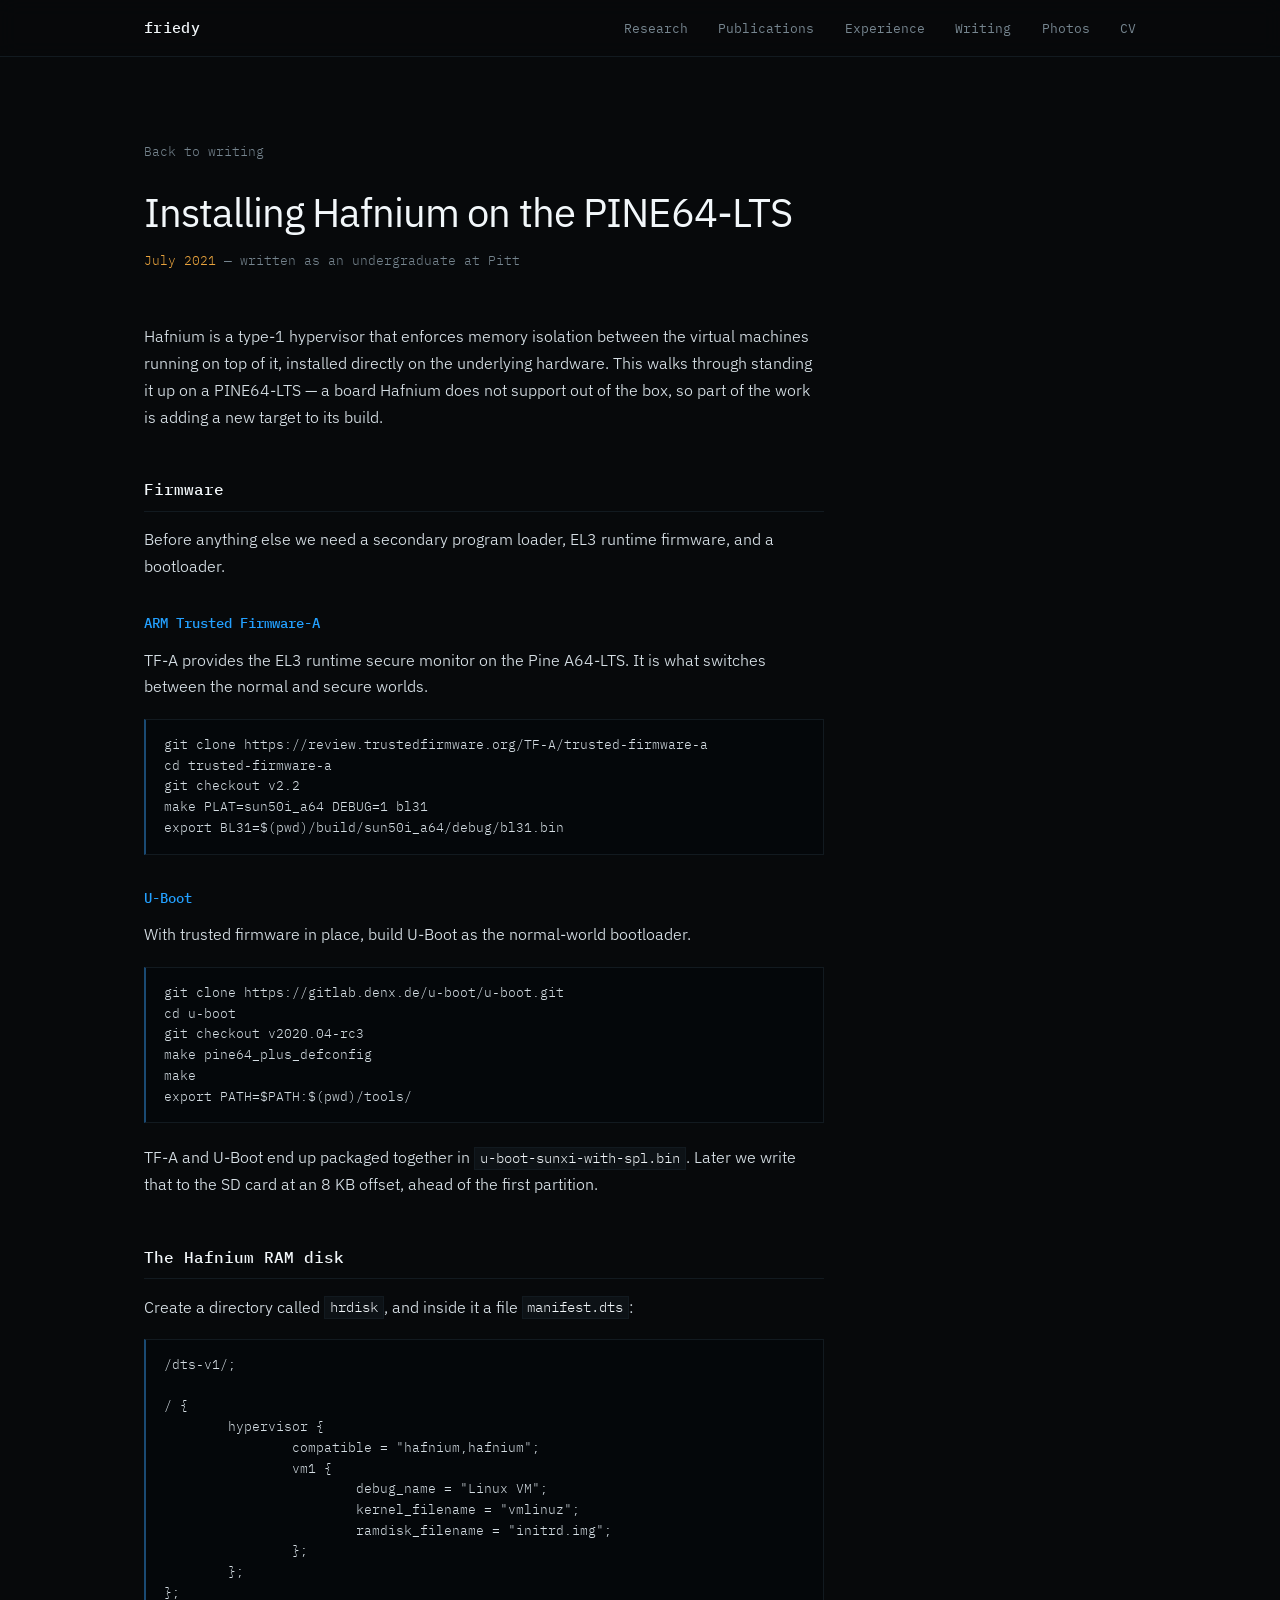
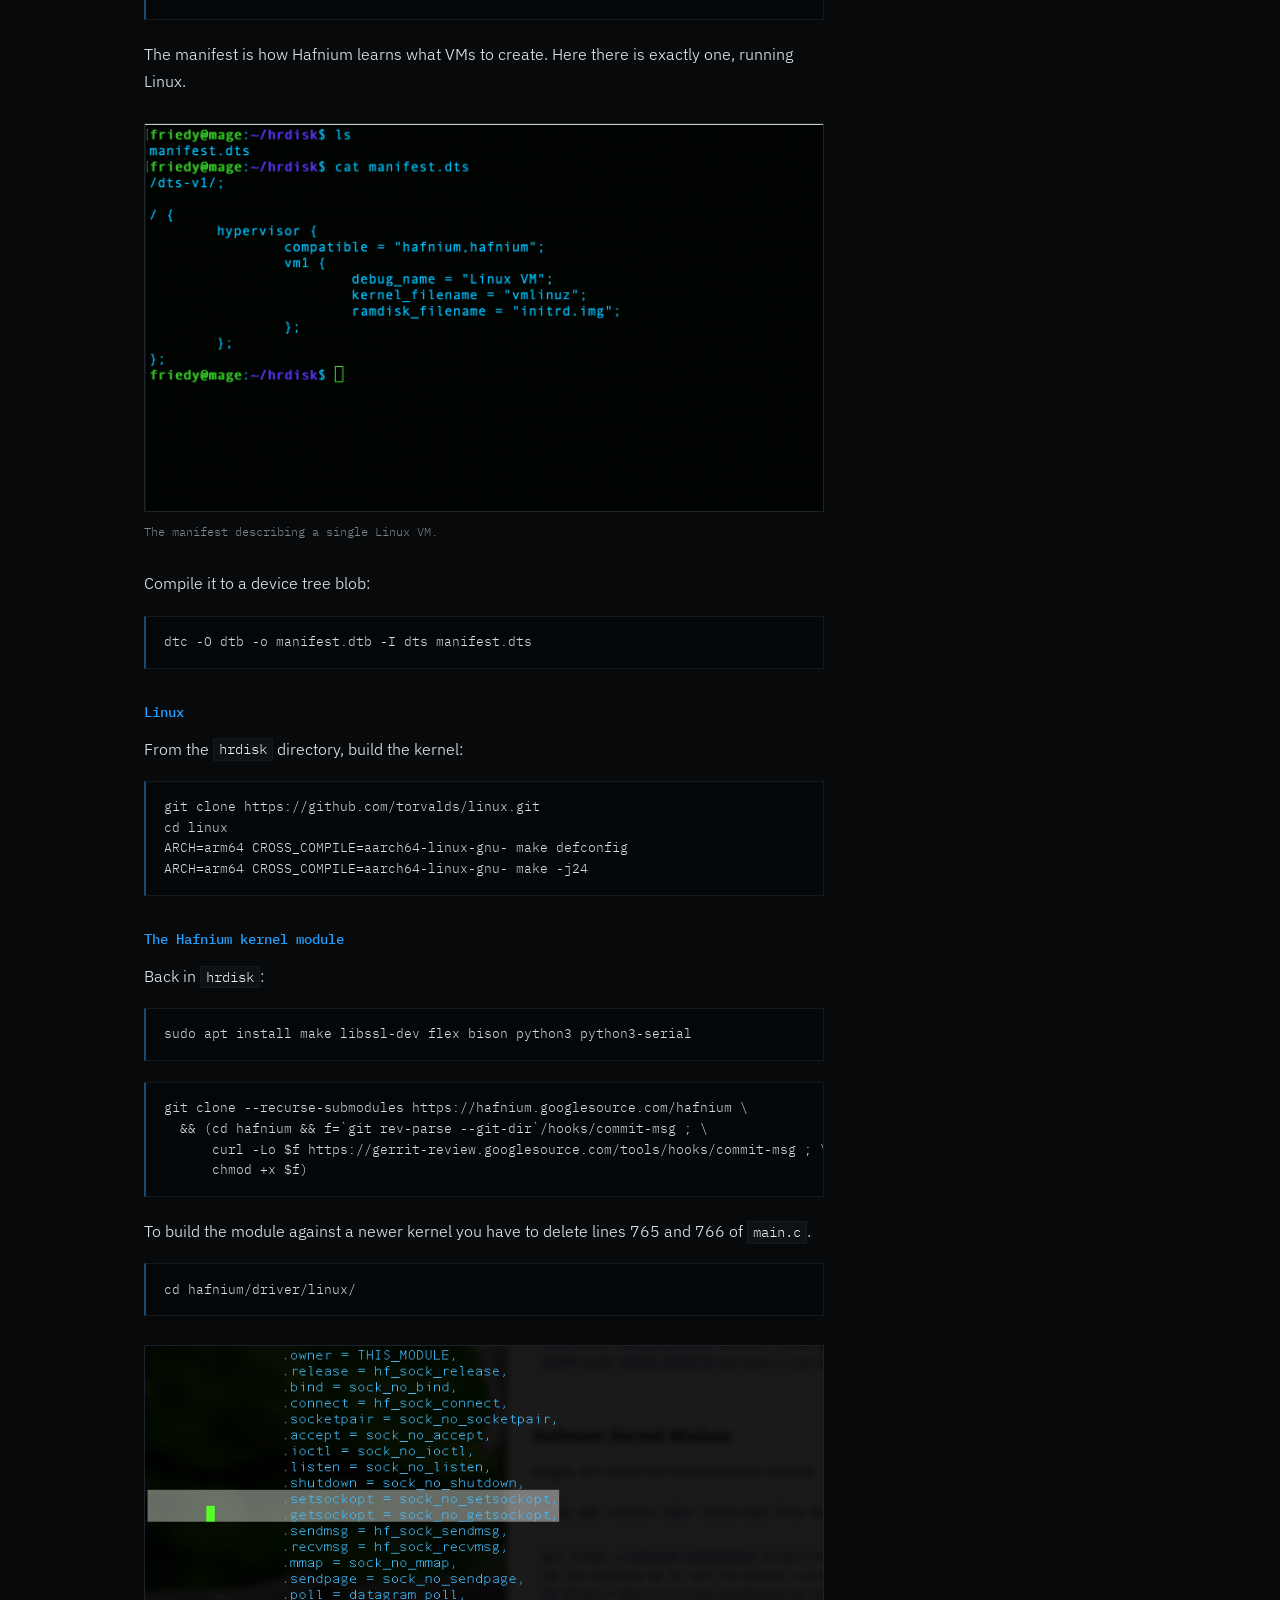
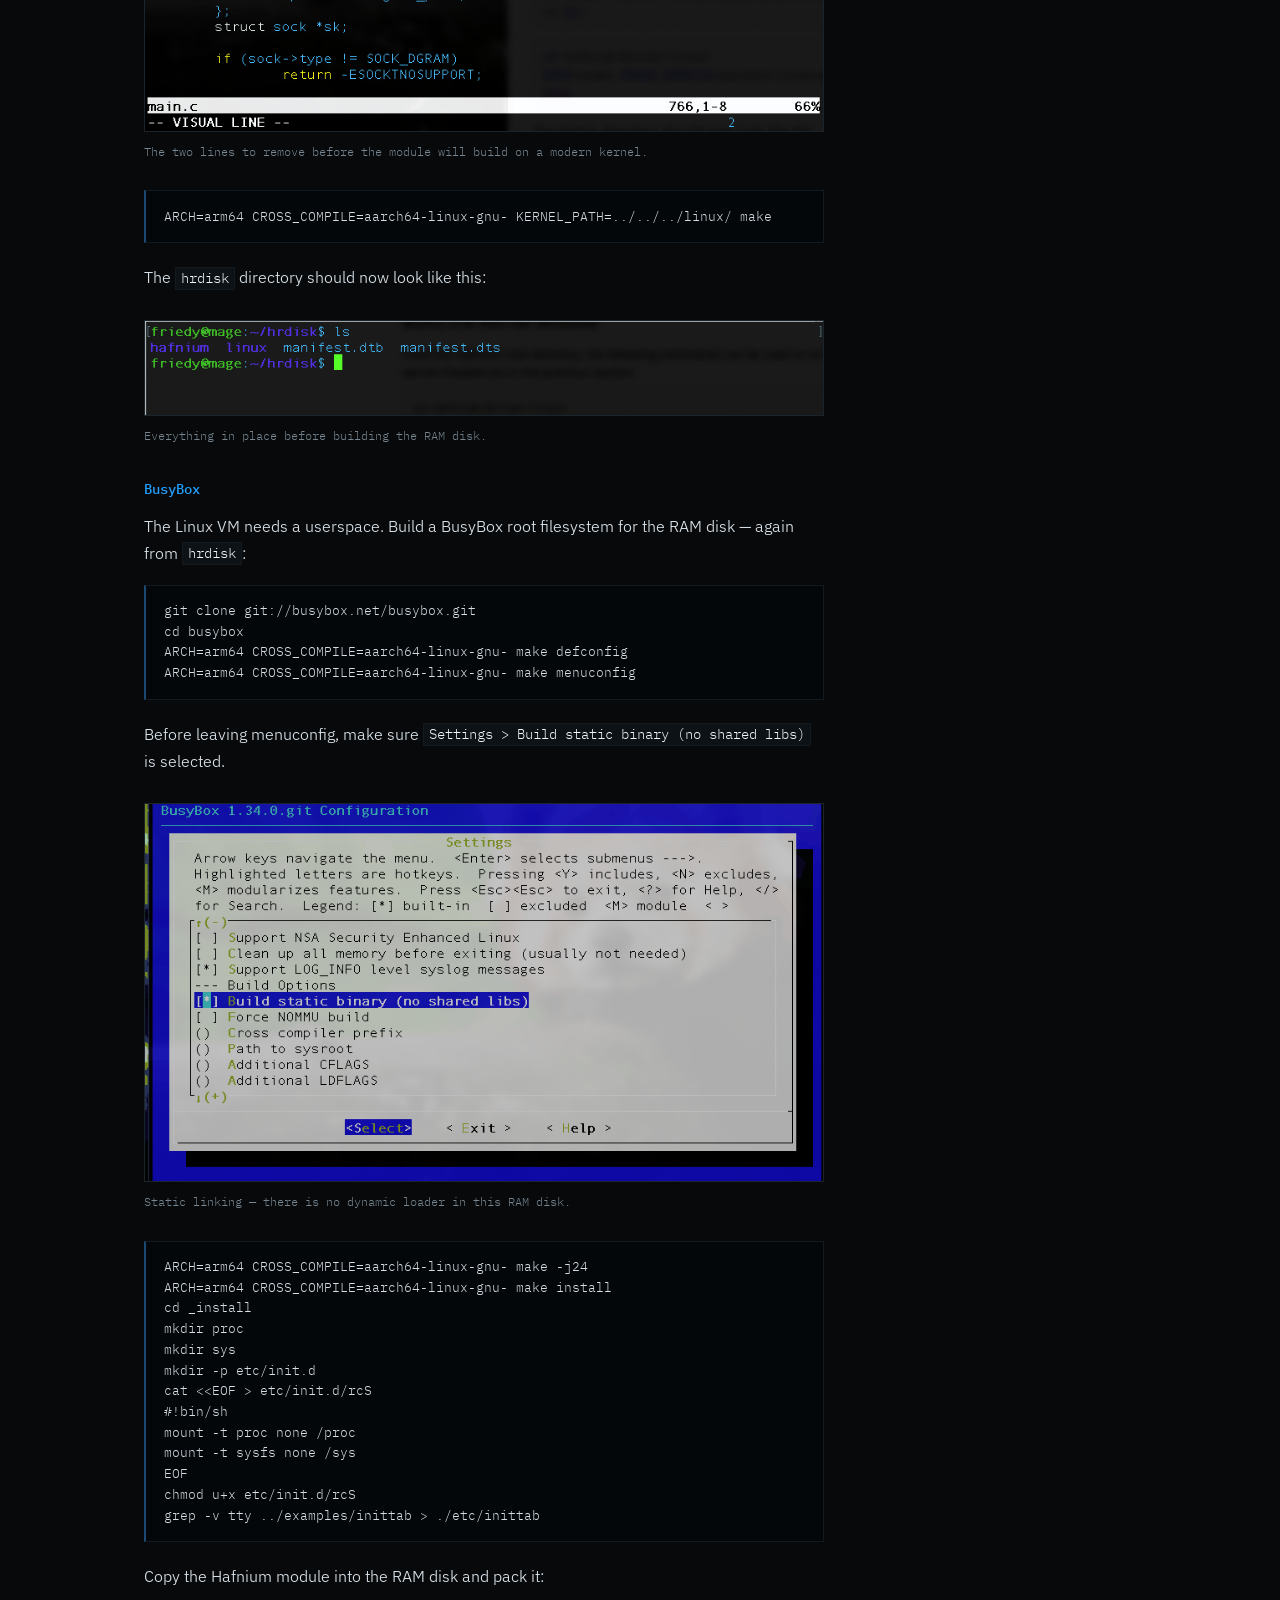
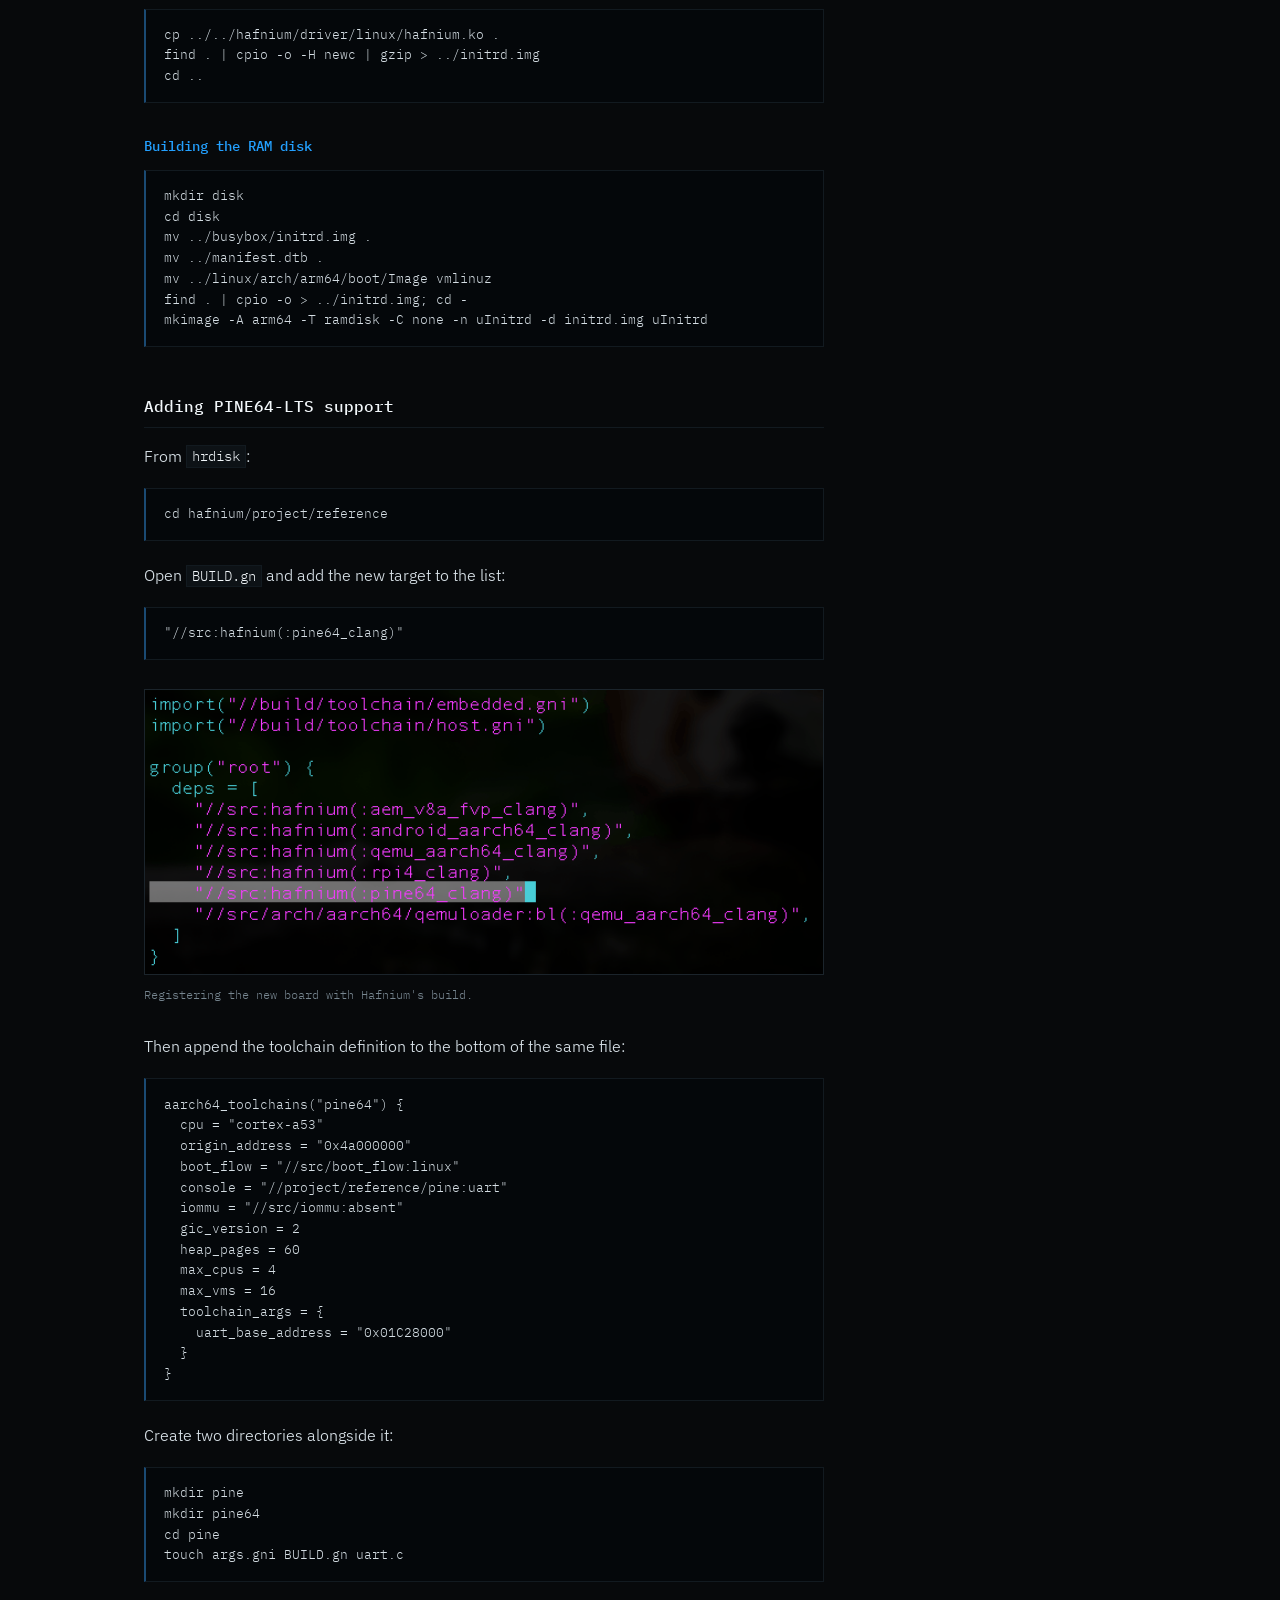
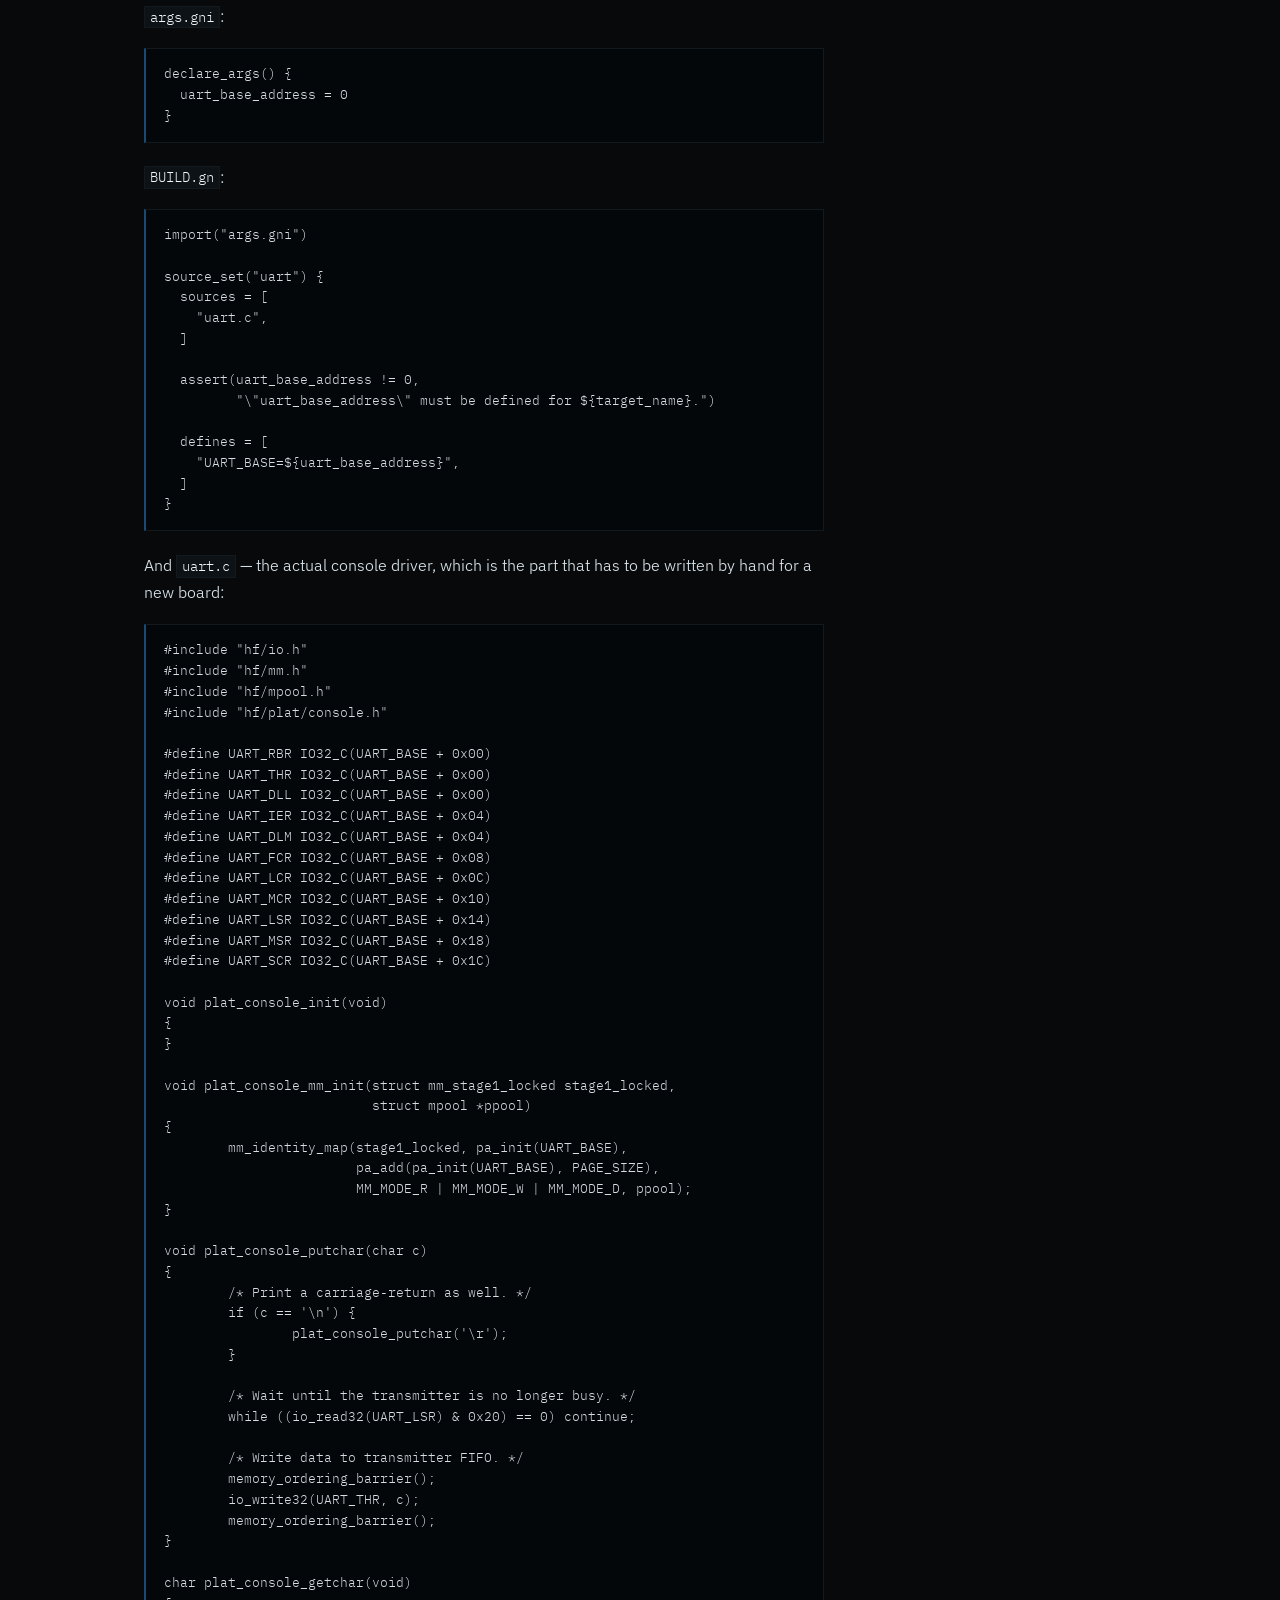
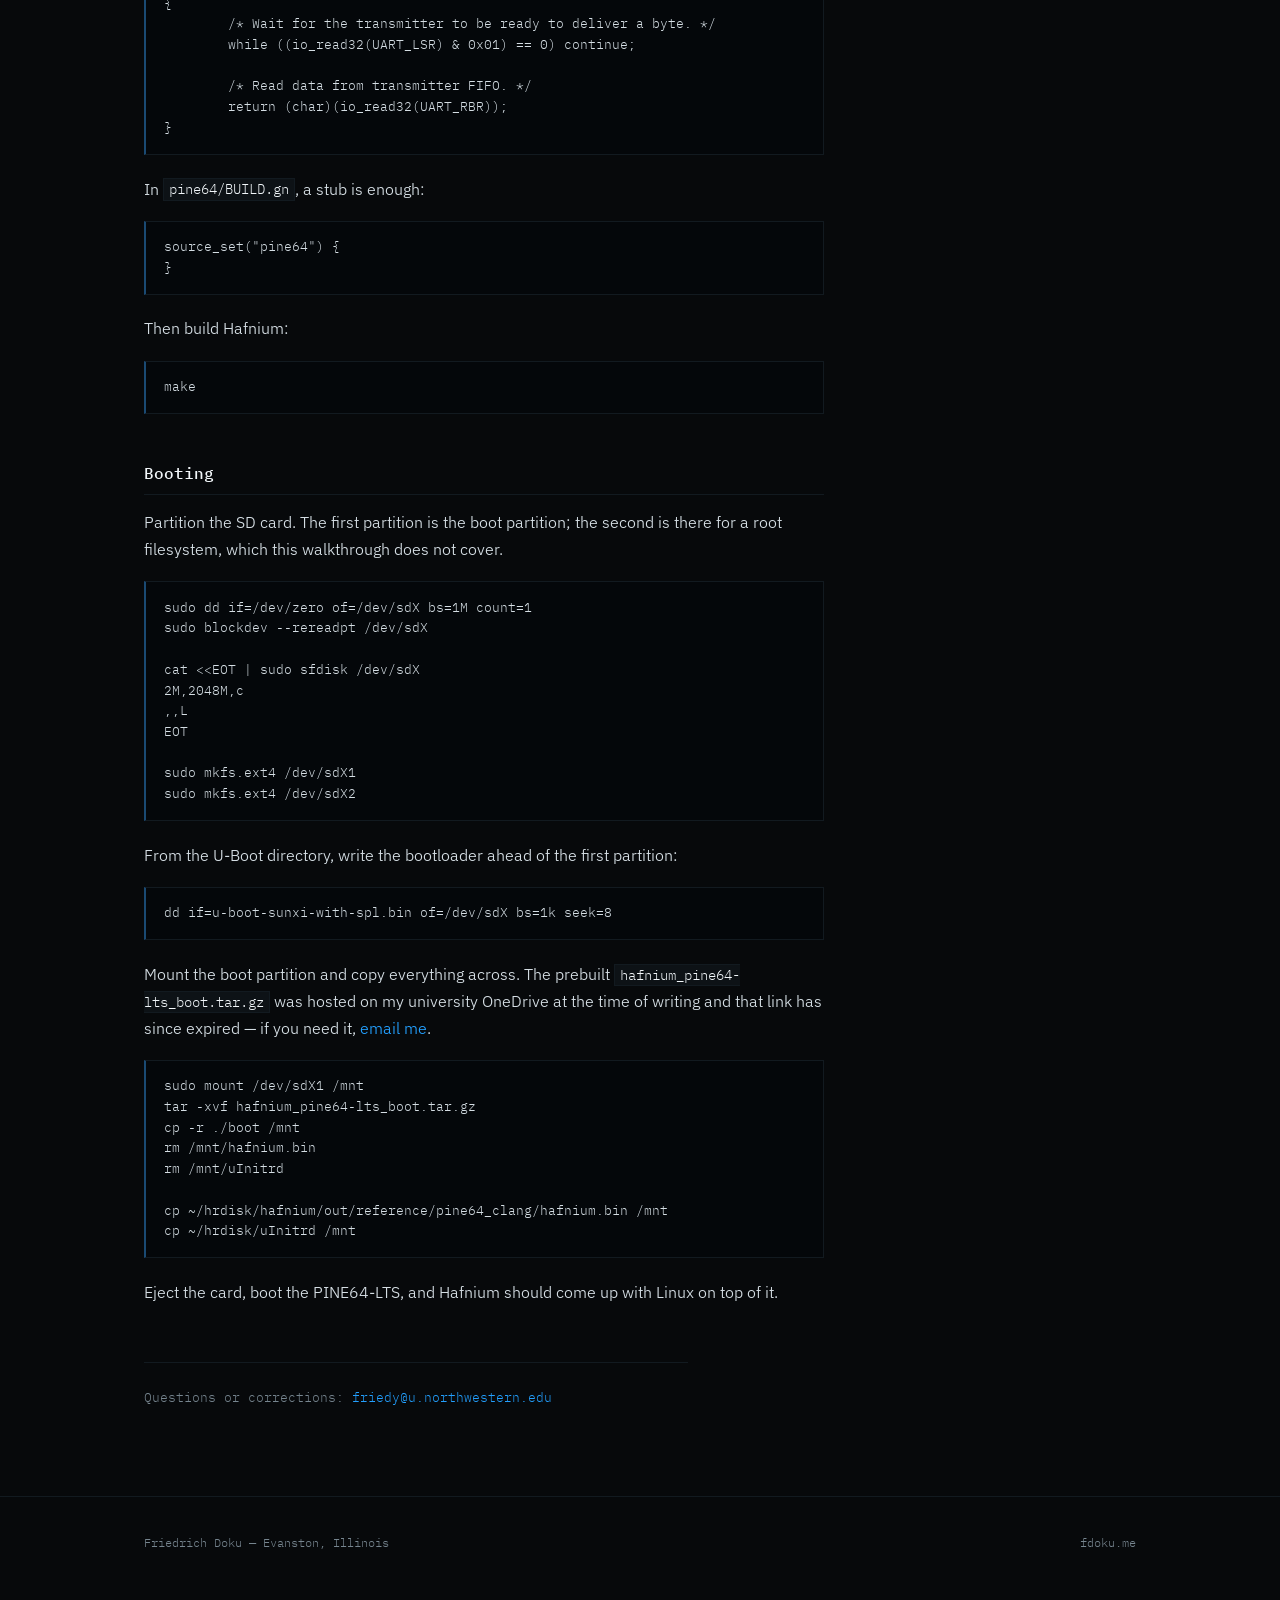
<file: writing/hafnium-pine64.html>
<!DOCTYPE html>
<html lang="en">
<head>
<meta charset="utf-8">
<meta name="viewport" content="width=device-width, initial-scale=1">
<title>Installing Hafnium on the PINE64-LTS — Friedrich Doku</title>
<meta name="description" content="Bringing Google&#x27;s Hafnium type-1 hypervisor up on a PINE64-LTS: TF-A, U-Boot, a hand-written UART driver, and a new toolchain target.">
<link rel="canonical" href="https://fdoku.me/writing/hafnium-pine64.html">
<meta property="og:type" content="article">
<meta property="og:title" content="Installing Hafnium on the PINE64-LTS">
<meta property="og:description" content="Bringing Google&#x27;s Hafnium type-1 hypervisor up on a PINE64-LTS: TF-A, U-Boot, a hand-written UART driver, and a new toolchain target.">
<meta property="og:image" content="https://fdoku.me/assets/og.jpg">
<meta name="twitter:card" content="summary_large_image">
<link rel="preconnect" href="https://fonts.googleapis.com">
<link rel="preconnect" href="https://fonts.gstatic.com" crossorigin>
<link href="https://fonts.googleapis.com/css2?family=IBM+Plex+Mono:wght@400;500&family=IBM+Plex+Sans:wght@300;400;500&display=swap" rel="stylesheet">
<link rel="stylesheet" href="../css/site.css">
<link rel="icon" href="data:image/svg+xml,<svg xmlns='http://www.w3.org/2000/svg' viewBox='0 0 32 32'><rect width='32' height='32' fill='%2307090b'/><text x='16' y='23' font-family='monospace' font-size='18' font-weight='600' fill='%2323a0ff' text-anchor='middle'>fd</text></svg>">
<!-- Google Analytics (GA4) -->
<script async src="https://www.googletagmanager.com/gtag/js?id=G-8WBHGY5FZD"></script>
<script>
  window.dataLayer = window.dataLayer || [];
  function gtag(){dataLayer.push(arguments);}
  gtag('js', new Date());
  gtag('config', 'G-8WBHGY5FZD');
</script>
</head>
<body>

<a class="skip" href="#main">Skip to content</a>

<header class="masthead">
  <div class="wrap">
    <a class="sigil" href="../">friedy</a>
    <nav aria-label="Sections">
      <a href="../#research">Research</a>
      <a href="../#publications">Publications</a>
      <a href="../#experience" data-optional>Experience</a>
      <a href="../#writing" data-optional>Writing</a>
      <a href="../photos.html">Photos</a>
      <a href="../assets/friedrich-doku-cv.pdf">CV</a>
    </nav>
  </div>
</header>

<main id="main" class="article">
  <div class="wrap">
    <div class="article-head">
      <a class="back" href="../#writing">Back to writing</a>
      <h1>Installing Hafnium on the PINE64-LTS</h1>
      <p class="article-meta"><span class="vintage">July 2021</span> — written as an undergraduate at Pitt</p>
    </div>

    <div class="body">
<p>
  Hafnium is a type-1 hypervisor that enforces memory isolation between the virtual
  machines running on top of it, installed directly on the underlying hardware. This
  walks through standing it up on a PINE64-LTS — a board Hafnium does not support out
  of the box, so part of the work is adding a new target to its build.
</p>

<h2>Firmware</h2>
<p>
  Before anything else we need a secondary program loader, EL3 runtime firmware, and a
  bootloader.
</p>

<h3>ARM Trusted Firmware-A</h3>
<p>
  TF-A provides the EL3 runtime secure monitor on the Pine A64-LTS. It is what switches
  between the normal and secure worlds.
</p>
<pre><code>git clone https://review.trustedfirmware.org/TF-A/trusted-firmware-a
cd trusted-firmware-a
git checkout v2.2
make PLAT=sun50i_a64 DEBUG=1 bl31
export BL31=$(pwd)/build/sun50i_a64/debug/bl31.bin</code></pre>

<h3>U-Boot</h3>
<p>With trusted firmware in place, build U-Boot as the normal-world bootloader.</p>
<pre><code>git clone https://gitlab.denx.de/u-boot/u-boot.git
cd u-boot
git checkout v2020.04-rc3
make pine64_plus_defconfig
make
export PATH=$PATH:$(pwd)/tools/</code></pre>
<p>
  TF-A and U-Boot end up packaged together in <code>u-boot-sunxi-with-spl.bin</code>.
  Later we write that to the SD card at an 8 KB offset, ahead of the first partition.
</p>

<h2>The Hafnium RAM disk</h2>
<p>
  Create a directory called <code>hrdisk</code>, and inside it a file
  <code>manifest.dts</code>:
</p>
<pre><code>/dts-v1/;

/ {
	hypervisor {
		compatible = "hafnium,hafnium";
		vm1 {
			debug_name = "Linux VM";
			kernel_filename = "vmlinuz";
			ramdisk_filename = "initrd.img";
		};
	};
};</code></pre>
<p>
  The manifest is how Hafnium learns what VMs to create. Here there is exactly one,
  running Linux.
</p>
<figure><img src="../images/h1.png" alt="Terminal showing the manifest.dts file contents." loading="lazy"><figcaption>The manifest describing a single Linux VM.</figcaption></figure>
<p>Compile it to a device tree blob:</p>
<pre><code>dtc -O dtb -o manifest.dtb -I dts manifest.dts</code></pre>

<h3>Linux</h3>
<p>From the <code>hrdisk</code> directory, build the kernel:</p>
<pre><code>git clone https://github.com/torvalds/linux.git
cd linux
ARCH=arm64 CROSS_COMPILE=aarch64-linux-gnu- make defconfig
ARCH=arm64 CROSS_COMPILE=aarch64-linux-gnu- make -j24</code></pre>

<h3>The Hafnium kernel module</h3>
<p>Back in <code>hrdisk</code>:</p>
<pre><code>sudo apt install make libssl-dev flex bison python3 python3-serial</code></pre><pre><code>git clone --recurse-submodules https://hafnium.googlesource.com/hafnium \
  &amp;&amp; (cd hafnium &amp;&amp; f=`git rev-parse --git-dir`/hooks/commit-msg ; \
      curl -Lo $f https://gerrit-review.googlesource.com/tools/hooks/commit-msg ; \
      chmod +x $f)</code></pre>
<p>
  To build the module against a newer kernel you have to delete lines 765 and 766 of
  <code>main.c</code>.
</p>
<pre><code>cd hafnium/driver/linux/</code></pre><figure><img src="../images/h2.png" alt="Source edit removing two incompatible lines from main.c." loading="lazy"><figcaption>The two lines to remove before the module will build on a modern kernel.</figcaption></figure><pre><code>ARCH=arm64 CROSS_COMPILE=aarch64-linux-gnu- KERNEL_PATH=../../../linux/ make</code></pre>
<p>The <code>hrdisk</code> directory should now look like this:</p>
<figure><img src="../images/h3.png" alt="Directory listing of hrdisk showing linux, hafnium and manifest files." loading="lazy"><figcaption>Everything in place before building the RAM disk.</figcaption></figure>

<h3>BusyBox</h3>
<p>
  The Linux VM needs a userspace. Build a BusyBox root filesystem for the RAM disk —
  again from <code>hrdisk</code>:
</p>
<pre><code>git clone git://busybox.net/busybox.git
cd busybox
ARCH=arm64 CROSS_COMPILE=aarch64-linux-gnu- make defconfig
ARCH=arm64 CROSS_COMPILE=aarch64-linux-gnu- make menuconfig</code></pre>
<p>
  Before leaving menuconfig, make sure <code>Settings &gt; Build static binary (no
  shared libs)</code> is selected.
</p>
<figure><img src="../images/h4.png" alt="BusyBox menuconfig with the static binary option selected." loading="lazy"><figcaption>Static linking — there is no dynamic loader in this RAM disk.</figcaption></figure><pre><code>ARCH=arm64 CROSS_COMPILE=aarch64-linux-gnu- make -j24
ARCH=arm64 CROSS_COMPILE=aarch64-linux-gnu- make install
cd _install
mkdir proc
mkdir sys
mkdir -p etc/init.d
cat &lt;&lt;EOF &gt; etc/init.d/rcS
#!bin/sh
mount -t proc none /proc
mount -t sysfs none /sys
EOF
chmod u+x etc/init.d/rcS
grep -v tty ../examples/inittab &gt; ./etc/inittab</code></pre>
<p>Copy the Hafnium module into the RAM disk and pack it:</p>
<pre><code>cp ../../hafnium/driver/linux/hafnium.ko .
find . | cpio -o -H newc | gzip &gt; ../initrd.img
cd ..</code></pre>

<h3>Building the RAM disk</h3>
<pre><code>mkdir disk
cd disk
mv ../busybox/initrd.img .
mv ../manifest.dtb .
mv ../linux/arch/arm64/boot/Image vmlinuz
find . | cpio -o &gt; ../initrd.img; cd -
mkimage -A arm64 -T ramdisk -C none -n uInitrd -d initrd.img uInitrd</code></pre>

<h2>Adding PINE64-LTS support</h2>
<p>From <code>hrdisk</code>:</p>
<pre><code>cd hafnium/project/reference</code></pre>
<p>Open <code>BUILD.gn</code> and add the new target to the list:</p>
<pre><code>"//src:hafnium(:pine64_clang)"</code></pre><figure><img src="../images/h5.png" alt="BUILD.gn edited to add the pine64 clang toolchain target." loading="lazy"><figcaption>Registering the new board with Hafnium's build.</figcaption></figure>
<p>Then append the toolchain definition to the bottom of the same file:</p>
<pre><code>aarch64_toolchains("pine64") {
  cpu = "cortex-a53"
  origin_address = "0x4a000000"
  boot_flow = "//src/boot_flow:linux"
  console = "//project/reference/pine:uart"
  iommu = "//src/iommu:absent"
  gic_version = 2
  heap_pages = 60
  max_cpus = 4
  max_vms = 16
  toolchain_args = {
    uart_base_address = "0x01C28000"
  }
}</code></pre>
<p>Create two directories alongside it:</p>
<pre><code>mkdir pine
mkdir pine64
cd pine
touch args.gni BUILD.gn uart.c</code></pre>
<p><code>args.gni</code>:</p>
<pre><code>declare_args() {
  uart_base_address = 0
}</code></pre>
<p><code>BUILD.gn</code>:</p>
<pre><code>import("args.gni")

source_set("uart") {
  sources = [
    "uart.c",
  ]

  assert(uart_base_address != 0,
         "\"uart_base_address\" must be defined for ${target_name}.")

  defines = [
    "UART_BASE=${uart_base_address}",
  ]
}</code></pre>
<p>
  And <code>uart.c</code> — the actual console driver, which is the part that has to be
  written by hand for a new board:
</p>
<pre><code>#include "hf/io.h"
#include "hf/mm.h"
#include "hf/mpool.h"
#include "hf/plat/console.h"

#define UART_RBR IO32_C(UART_BASE + 0x00)
#define UART_THR IO32_C(UART_BASE + 0x00)
#define UART_DLL IO32_C(UART_BASE + 0x00)
#define UART_IER IO32_C(UART_BASE + 0x04)
#define UART_DLM IO32_C(UART_BASE + 0x04)
#define UART_FCR IO32_C(UART_BASE + 0x08)
#define UART_LCR IO32_C(UART_BASE + 0x0C)
#define UART_MCR IO32_C(UART_BASE + 0x10)
#define UART_LSR IO32_C(UART_BASE + 0x14)
#define UART_MSR IO32_C(UART_BASE + 0x18)
#define UART_SCR IO32_C(UART_BASE + 0x1C)

void plat_console_init(void)
{
}

void plat_console_mm_init(struct mm_stage1_locked stage1_locked,
			  struct mpool *ppool)
{
	mm_identity_map(stage1_locked, pa_init(UART_BASE),
			pa_add(pa_init(UART_BASE), PAGE_SIZE),
			MM_MODE_R | MM_MODE_W | MM_MODE_D, ppool);
}

void plat_console_putchar(char c)
{
	/* Print a carriage-return as well. */
	if (c == '\n') {
		plat_console_putchar('\r');
	}

	/* Wait until the transmitter is no longer busy. */
	while ((io_read32(UART_LSR) &amp; 0x20) == 0) continue;

	/* Write data to transmitter FIFO. */
	memory_ordering_barrier();
	io_write32(UART_THR, c);
	memory_ordering_barrier();
}

char plat_console_getchar(void)
{
	/* Wait for the transmitter to be ready to deliver a byte. */
	while ((io_read32(UART_LSR) &amp; 0x01) == 0) continue;

	/* Read data from transmitter FIFO. */
	return (char)(io_read32(UART_RBR));
}</code></pre>
<p>In <code>pine64/BUILD.gn</code>, a stub is enough:</p>
<pre><code>source_set("pine64") {
}</code></pre>
<p>Then build Hafnium:</p>
<pre><code>make</code></pre>

<h2>Booting</h2>
<p>
  Partition the SD card. The first partition is the boot partition; the second is there
  for a root filesystem, which this walkthrough does not cover.
</p>
<pre><code>sudo dd if=/dev/zero of=/dev/sdX bs=1M count=1
sudo blockdev --rereadpt /dev/sdX

cat &lt;&lt;EOT | sudo sfdisk /dev/sdX
2M,2048M,c
,,L
EOT

sudo mkfs.ext4 /dev/sdX1
sudo mkfs.ext4 /dev/sdX2</code></pre>
<p>From the U-Boot directory, write the bootloader ahead of the first partition:</p>
<pre><code>dd if=u-boot-sunxi-with-spl.bin of=/dev/sdX bs=1k seek=8</code></pre>
<p>
  Mount the boot partition and copy everything across. The prebuilt
  <code>hafnium_pine64-lts_boot.tar.gz</code> was hosted on my university OneDrive at
  the time of writing and that link has since expired — if you need it,
  <a href="mailto:friedy@u.northwestern.edu">email me</a>.
</p>
<pre><code>sudo mount /dev/sdX1 /mnt
tar -xvf hafnium_pine64-lts_boot.tar.gz
cp -r ./boot /mnt
rm /mnt/hafnium.bin
rm /mnt/uInitrd

cp ~/hrdisk/hafnium/out/reference/pine64_clang/hafnium.bin /mnt
cp ~/hrdisk/uInitrd /mnt</code></pre>
<p>Eject the card, boot the PINE64-LTS, and Hafnium should come up with Linux on top of it.</p>
    </div>

    <div class="article-foot">
      Questions or corrections: <a href="mailto:friedy@u.northwestern.edu">friedy@u.northwestern.edu</a>
    </div>
  </div>
</main>

<footer class="foot">
  <div class="wrap">
    <span>Friedrich Doku — Evanston, Illinois</span>
    <span><a href="../">fdoku.me</a></span>
  </div>
</footer>

</body>
</html>
</file>
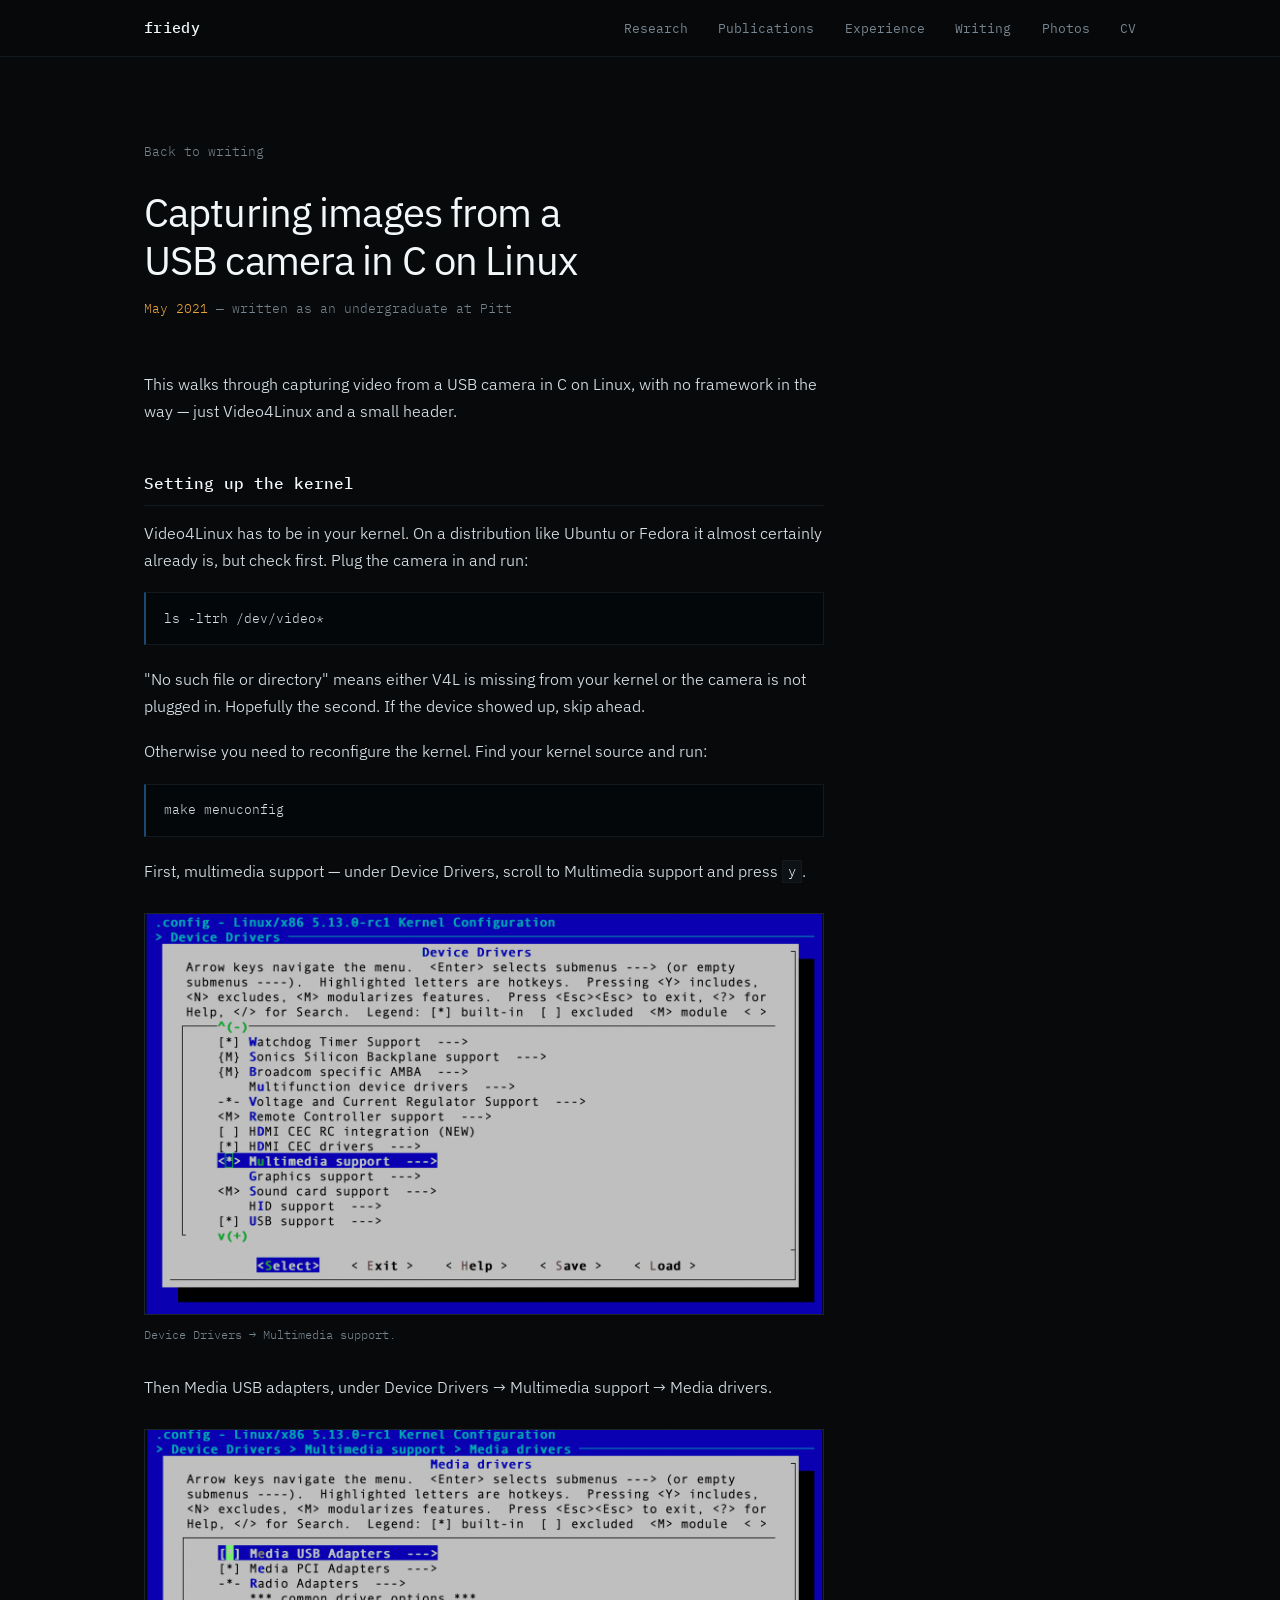
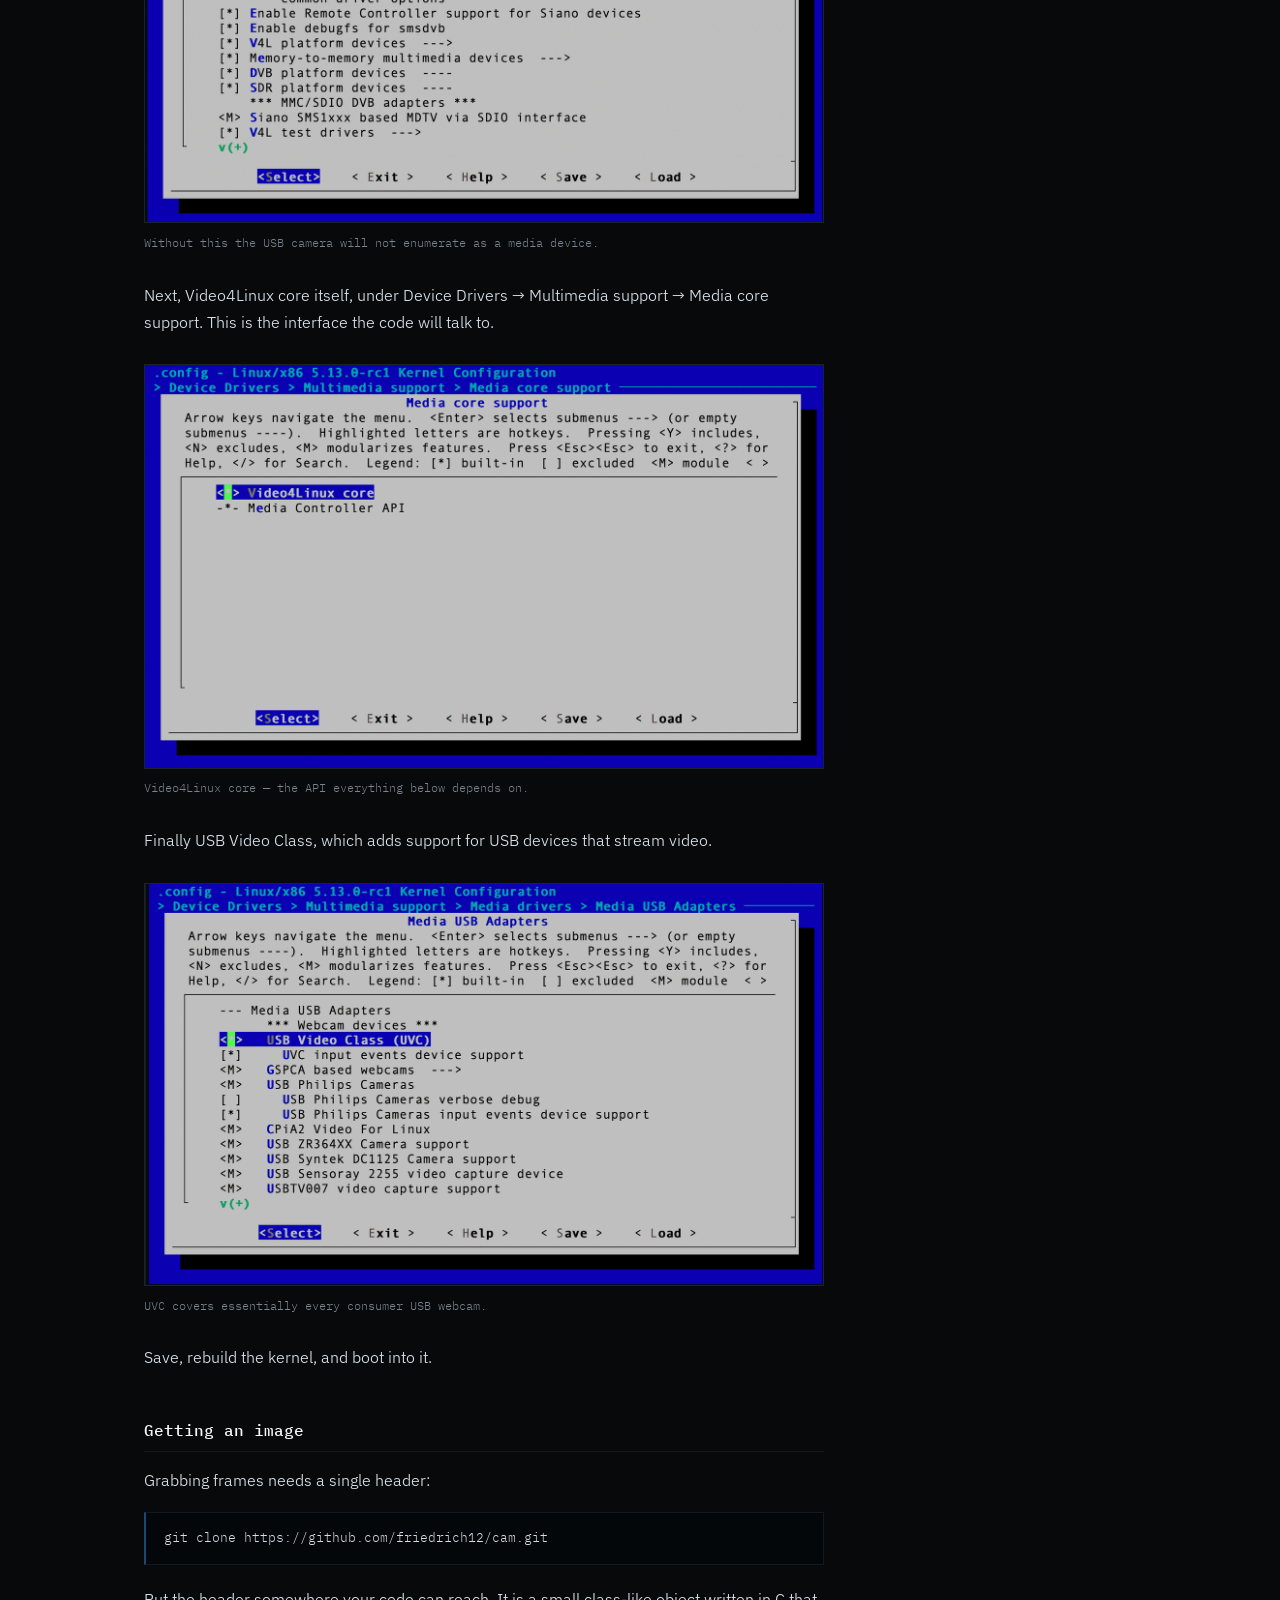
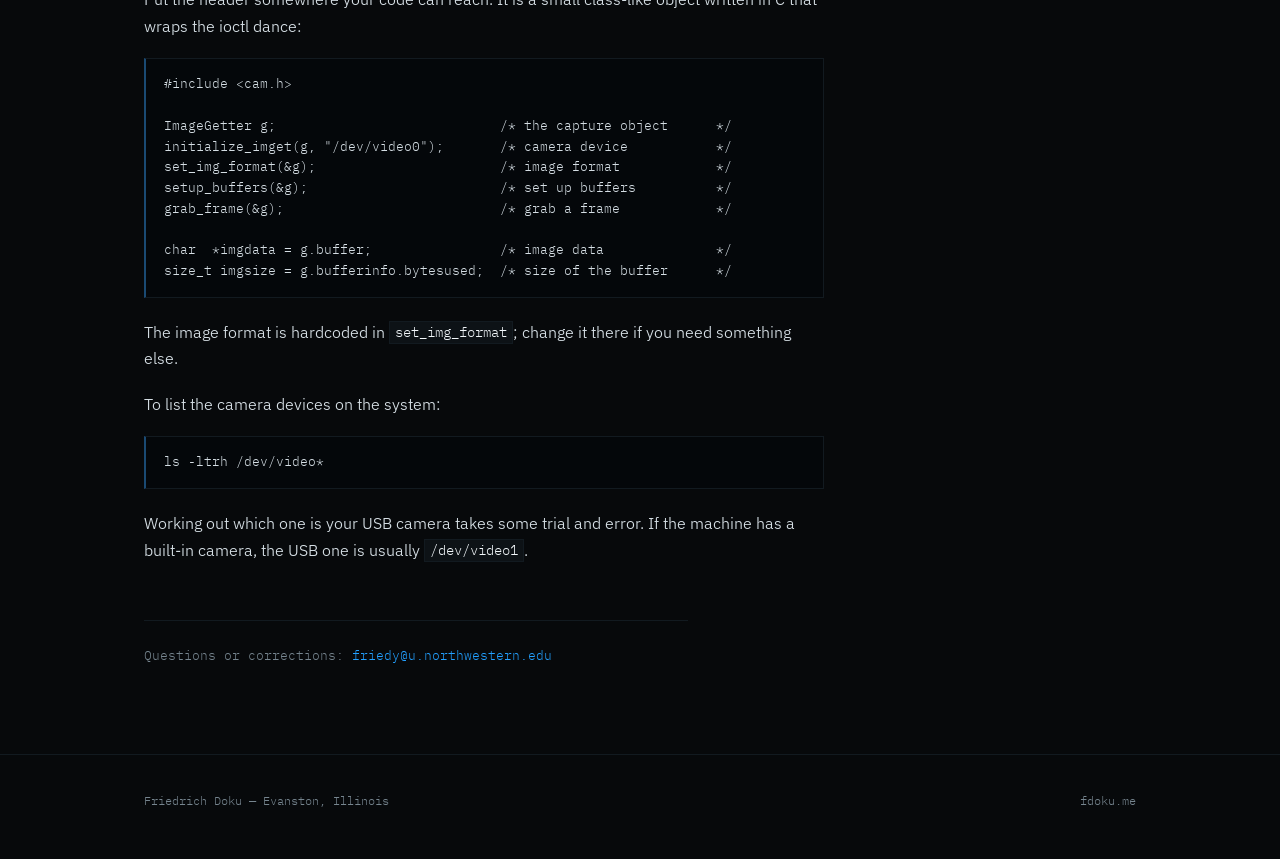
<file: writing/usb-camera-linux.html>
<!DOCTYPE html>
<html lang="en">
<head>
<meta charset="utf-8">
<meta name="viewport" content="width=device-width, initial-scale=1">
<title>Capturing images from a USB camera in C on Linux — Friedrich Doku</title>
<meta name="description" content="Getting Video4Linux into your kernel config, then pulling frames off the device with a small header and no framework.">
<link rel="canonical" href="https://fdoku.me/writing/usb-camera-linux.html">
<meta property="og:type" content="article">
<meta property="og:title" content="Capturing images from a USB camera in C on Linux">
<meta property="og:description" content="Getting Video4Linux into your kernel config, then pulling frames off the device with a small header and no framework.">
<meta property="og:image" content="https://fdoku.me/assets/og.jpg">
<meta name="twitter:card" content="summary_large_image">
<link rel="preconnect" href="https://fonts.googleapis.com">
<link rel="preconnect" href="https://fonts.gstatic.com" crossorigin>
<link href="https://fonts.googleapis.com/css2?family=IBM+Plex+Mono:wght@400;500&family=IBM+Plex+Sans:wght@300;400;500&display=swap" rel="stylesheet">
<link rel="stylesheet" href="../css/site.css">
<link rel="icon" href="data:image/svg+xml,<svg xmlns='http://www.w3.org/2000/svg' viewBox='0 0 32 32'><rect width='32' height='32' fill='%2307090b'/><text x='16' y='23' font-family='monospace' font-size='18' font-weight='600' fill='%2323a0ff' text-anchor='middle'>fd</text></svg>">
<!-- Google Analytics (GA4) -->
<script async src="https://www.googletagmanager.com/gtag/js?id=G-8WBHGY5FZD"></script>
<script>
  window.dataLayer = window.dataLayer || [];
  function gtag(){dataLayer.push(arguments);}
  gtag('js', new Date());
  gtag('config', 'G-8WBHGY5FZD');
</script>
</head>
<body>

<a class="skip" href="#main">Skip to content</a>

<header class="masthead">
  <div class="wrap">
    <a class="sigil" href="../">friedy</a>
    <nav aria-label="Sections">
      <a href="../#research">Research</a>
      <a href="../#publications">Publications</a>
      <a href="../#experience" data-optional>Experience</a>
      <a href="../#writing" data-optional>Writing</a>
      <a href="../photos.html">Photos</a>
      <a href="../assets/friedrich-doku-cv.pdf">CV</a>
    </nav>
  </div>
</header>

<main id="main" class="article">
  <div class="wrap">
    <div class="article-head">
      <a class="back" href="../#writing">Back to writing</a>
      <h1>Capturing images from a USB camera in C on Linux</h1>
      <p class="article-meta"><span class="vintage">May 2021</span> — written as an undergraduate at Pitt</p>
    </div>

    <div class="body">
<p>
  This walks through capturing video from a USB camera in C on Linux, with no framework
  in the way — just Video4Linux and a small header.
</p>

<h2>Setting up the kernel</h2>
<p>
  Video4Linux has to be in your kernel. On a distribution like Ubuntu or Fedora it
  almost certainly already is, but check first. Plug the camera in and run:
</p>
<pre><code>ls -ltrh /dev/video*</code></pre>
<p>
  "No such file or directory" means either V4L is missing from your kernel or the
  camera is not plugged in. Hopefully the second. If the device showed up, skip ahead.
</p>
<p>
  Otherwise you need to reconfigure the kernel. Find your kernel source and run:
</p>
<pre><code>make menuconfig</code></pre>
<p>First, multimedia support — under Device Drivers, scroll to Multimedia support and press <code>y</code>.</p>
<figure><img src="../images/v1.png" alt="Kernel menuconfig with Multimedia support being enabled." loading="lazy"><figcaption>Device Drivers &rarr; Multimedia support.</figcaption></figure>
<p>Then Media USB adapters, under Device Drivers &rarr; Multimedia support &rarr; Media drivers.</p>
<figure><img src="../images/v2.png" alt="Kernel menuconfig with Media USB adapters being enabled." loading="lazy"><figcaption>Without this the USB camera will not enumerate as a media device.</figcaption></figure>
<p>
  Next, Video4Linux core itself, under Device Drivers &rarr; Multimedia support &rarr;
  Media core support. This is the interface the code will talk to.
</p>
<figure><img src="../images/v3.png" alt="Kernel menuconfig with Video4Linux core being enabled." loading="lazy"><figcaption>Video4Linux core — the API everything below depends on.</figcaption></figure>
<p>Finally USB Video Class, which adds support for USB devices that stream video.</p>
<figure><img src="../images/v4.png" alt="Kernel menuconfig with USB Video Class support being enabled." loading="lazy"><figcaption>UVC covers essentially every consumer USB webcam.</figcaption></figure>
<p>Save, rebuild the kernel, and boot into it.</p>

<h2>Getting an image</h2>
<p>Grabbing frames needs a single header:</p>
<pre><code>git clone https://github.com/friedrich12/cam.git</code></pre>
<p>
  Put the header somewhere your code can reach. It is a small class-like object written
  in C that wraps the ioctl dance:
</p>
<pre><code>#include &lt;cam.h&gt;

ImageGetter g;                            /* the capture object      */
initialize_imget(g, "/dev/video0");       /* camera device           */
set_img_format(&amp;g);                       /* image format            */
setup_buffers(&amp;g);                        /* set up buffers          */
grab_frame(&amp;g);                           /* grab a frame            */

char  *imgdata = g.buffer;                /* image data              */
size_t imgsize = g.bufferinfo.bytesused;  /* size of the buffer      */</code></pre>
<p>
  The image format is hardcoded in <code>set_img_format</code>; change it there if you
  need something else.
</p>
<p>To list the camera devices on the system:</p>
<pre><code>ls -ltrh /dev/video*</code></pre>
<p>
  Working out which one is your USB camera takes some trial and error. If the machine
  has a built-in camera, the USB one is usually <code>/dev/video1</code>.
</p>
    </div>

    <div class="article-foot">
      Questions or corrections: <a href="mailto:friedy@u.northwestern.edu">friedy@u.northwestern.edu</a>
    </div>
  </div>
</main>

<footer class="foot">
  <div class="wrap">
    <span>Friedrich Doku — Evanston, Illinois</span>
    <span><a href="../">fdoku.me</a></span>
  </div>
</footer>

</body>
</html>
</file>
<file: css/site.css>
/* Friedrich Doku — hardware security research
   Palette grounded in instrumentation: deep board-black, probe blue (#23A0FF,
   sampled from the existing wordmark), sodium amber for measurement findings. */

:root {
  --ink:        #07090b;
  --ink-raise:  #0d1216;
  --ink-sunk:   #04070a;
  --line:       #1b242b;
  --line-soft:  #121a20;
  --mute:       #76858f;
  --text:       #d5dee4;
  --bright:     #f2f7fa;

  --probe:      #23a0ff;   /* systems I built */
  --probe-dim:  #1a4a73;
  --signal:     #e8a33d;   /* measurements / findings */
  --signal-dim: #6b4d1c;

  --mono: "IBM Plex Mono", ui-monospace, SFMono-Regular, Menlo, monospace;
  --sans: "IBM Plex Sans", system-ui, -apple-system, Segoe UI, sans-serif;

  --wrap: 1120px;
  --gut: clamp(1.25rem, 5vw, 4rem);
  --meta-col: 9.5rem;
}

*, *::before, *::after { box-sizing: border-box; }

html { -webkit-text-size-adjust: 100%; scroll-behavior: smooth; }
@media (prefers-reduced-motion: reduce) { html { scroll-behavior: auto; } }

body {
  margin: 0;
  background: var(--ink);
  color: var(--text);
  font-family: var(--sans);
  font-size: 1rem;
  font-weight: 350;
  line-height: 1.68;
  -webkit-font-smoothing: antialiased;
  text-rendering: optimizeLegibility;
}

/* ---------- primitives ---------- */

.wrap { max-width: var(--wrap); margin-inline: auto; padding-inline: var(--gut); }
.prose { max-width: 66ch; }

a { color: var(--probe); text-decoration: none; }
a:hover { text-decoration: underline; text-underline-offset: 0.2em; }

:focus-visible {
  outline: 2px solid var(--probe);
  outline-offset: 3px;
  border-radius: 1px;
}

.skip {
  position: absolute; left: -9999px;
  background: var(--probe); color: var(--ink-sunk);
  padding: 0.6rem 1rem; font-family: var(--mono); font-size: 0.85rem; z-index: 99;
}
.skip:focus { left: 1rem; top: 1rem; }

/* ---------- masthead ---------- */

.masthead {
  position: sticky; top: 0; z-index: 20;
  background: color-mix(in srgb, var(--ink) 86%, transparent);
  backdrop-filter: blur(10px);
  border-bottom: 1px solid var(--line-soft);
}
.masthead > .wrap {
  display: flex; align-items: center; justify-content: space-between;
  gap: 1.5rem; min-height: 3.5rem;
}
.sigil {
  font-family: var(--mono); font-size: 0.95rem; font-weight: 500;
  color: var(--bright); letter-spacing: 0.02em;
}
.sigil:hover { text-decoration: none; color: var(--probe); }
.masthead nav { display: flex; gap: clamp(0.9rem, 2.4vw, 1.9rem); }
.masthead nav a {
  font-family: var(--mono); font-size: 0.83rem; font-weight: 400;
  color: var(--mute);
}
.masthead nav a:hover { color: var(--bright); text-decoration: none; }
@media (max-width: 34rem) { .masthead nav a[data-optional] { display: none; } }

/* ---------- hero ---------- */

.hero {
  padding-top: clamp(3.5rem, 9vw, 7rem);
  padding-bottom: clamp(3rem, 7vw, 5.5rem);
  position: relative; overflow: hidden;
}
.hero-grid {
  display: grid;
  grid-template-columns: minmax(0, 1.12fr) minmax(0, 0.88fr);
  gap: clamp(2rem, 5vw, 4.5rem);
  align-items: center;
}

.name {
  font-family: var(--mono);
  font-size: clamp(2.7rem, 7.6vw, 4.8rem);
  font-weight: 500;
  letter-spacing: -0.04em;
  line-height: 0.95;
  color: var(--probe);
  margin: 0 0 1.6rem;
}
/* the name on the papers, locked up tight under the one he goes by */
.name .fullname {
  display: block;
  font-size: clamp(0.9rem, 1.5vw, 1rem);
  font-weight: 400;
  letter-spacing: 0.01em;
  line-height: 1.3;
  color: var(--signal);
  margin-top: 0.25rem;
}

.thesis {
  font-family: var(--sans);
  font-size: clamp(1.18rem, 2.5vw, 1.6rem);
  font-weight: 300;
  line-height: 1.36;
  letter-spacing: -0.012em;
  color: var(--bright);
  margin: 0 0 1.5rem;
  max-width: 24ch;
  text-wrap: balance;
}
.standfirst { color: var(--text); margin: 0 0 1.1rem; max-width: 52ch; }
.affil {
  font-family: var(--mono); font-size: 0.86rem; line-height: 1.75;
  color: var(--mute); margin: 0 0 2rem; max-width: 46ch;
}
.affil a { color: var(--mute); text-decoration: underline;
           text-decoration-color: var(--line); text-underline-offset: 0.22em; }
.affil a:hover { color: var(--text); text-decoration-color: var(--probe); }

.actions { display: flex; flex-wrap: wrap; gap: 0.6rem; }
.btn {
  font-family: var(--mono); font-size: 0.84rem;
  padding: 0.6rem 1.05rem;
  border: 1px solid var(--line);
  color: var(--text); background: transparent;
}
.btn:hover { border-color: var(--probe); color: var(--bright); text-decoration: none; }
.btn-key { border-color: var(--probe-dim); background: rgba(35,160,255,0.08); color: var(--bright); }
.btn-key:hover { background: rgba(35,160,255,0.16); }

/* portrait — bleeds into the page rather than sitting in a box */
.portrait {
  position: relative;
  -webkit-mask-image: linear-gradient(to bottom, #000 52%, transparent 100%);
  mask-image: linear-gradient(to bottom, #000 52%, transparent 100%);
}
.portrait img {
  display: block; width: 100%; height: auto;
  filter: grayscale(1) contrast(1.22) brightness(1.12);
  -webkit-mask-image: linear-gradient(to left, #000 50%, transparent 100%);
  mask-image: linear-gradient(to left, #000 50%, transparent 100%);
}
.portrait::after {           /* probe-blue cast, barely there */
  content: ""; position: absolute; inset: 0;
  background: var(--probe); opacity: 0.1;
  mix-blend-mode: soft-light; pointer-events: none;
}
@media (max-width: 54rem) {
  .hero-grid { grid-template-columns: 1fr; }
  .portrait { order: -1; max-width: 20rem; -webkit-mask-image: none; mask-image: none; }
  .portrait img { -webkit-mask-image: none; mask-image: none; }
}

/* ---------- sections ---------- */

.band { padding-block: clamp(3rem, 6vw, 4.75rem); }
.band + .band { border-top: 1px solid var(--line-soft); }

.band-head {
  display: flex; align-items: baseline; gap: 1.2rem;
  margin-bottom: clamp(2rem, 4vw, 3rem);
}
.band-head h2 {
  font-family: var(--mono); font-size: 0.98rem; font-weight: 500;
  color: var(--bright); margin: 0; white-space: nowrap; letter-spacing: 0.005em;
}
.band-head::after {
  content: ""; flex: 1; height: 1px; background: var(--line);
  transform: translateY(-0.3em);
}
.band-note {
  font-family: var(--mono); font-size: 0.78rem; color: var(--mute);
  white-space: nowrap;
}

/* ---------- entry rows (research, experience) ---------- */

.entries { display: grid; gap: 0; }
.entry {
  display: grid;
  grid-template-columns: var(--meta-col) minmax(0, 1fr);
  gap: clamp(1.2rem, 3vw, 2.75rem);
  padding-block: clamp(1.6rem, 3vw, 2.3rem);
  border-top: 1px solid var(--line-soft);
}
.entry:first-child { border-top: 0; padding-top: 0; }

.entry-meta { font-family: var(--mono); font-size: 0.78rem; line-height: 1.6; color: var(--mute); }
.entry-when { display: block; color: var(--text); }
.entry-where { display: block; margin-top: 0.15rem; }

/* kind marker: amber = a measurement/finding, blue = a system I built.
   The word carries the meaning; colour only reinforces it. */
.kind {
  display: inline-block; margin-top: 0.7rem;
  font-family: var(--mono); font-size: 0.72rem;
  padding: 0.12rem 0.45rem; border: 1px solid currentColor;
}
.kind-finding { color: var(--signal); }
.kind-system  { color: var(--probe); }

.entry h3 {
  font-family: var(--sans); font-size: 1.16rem; font-weight: 500;
  line-height: 1.34; letter-spacing: -0.01em;
  color: var(--bright); margin: 0 0 0.6rem;
}
.entry p { margin: 0 0 0.75rem; max-width: 64ch; }
.entry p:last-child { margin-bottom: 0; }
.entry-links { font-family: var(--mono); font-size: 0.8rem; display: flex; flex-wrap: wrap; gap: 1.1rem; }

@media (max-width: 40rem) {
  .entry { grid-template-columns: 1fr; gap: 0.85rem; }
  .kind { margin-top: 0.4rem; }
}

/* ---------- publications ---------- */

.pubs { list-style: none; margin: 0; padding: 0; counter-reset: none; }
.pub {
  display: grid;
  grid-template-columns: var(--meta-col) minmax(0, 1fr);
  gap: clamp(1.2rem, 3vw, 2.75rem);
  padding-block: 1.5rem;
  border-top: 1px solid var(--line-soft);
}
.pub:first-child { border-top: 0; padding-top: 0; }
.pub-year { font-family: var(--mono); font-size: 0.78rem; color: var(--text); }
.pub-title { font-weight: 500; color: var(--bright); margin: 0 0 0.35rem; line-height: 1.45; }
.pub-authors, .pub-venue {
  font-size: 0.92rem; color: var(--mute); margin: 0 0 0.3rem;
}
.pub-authors .me { color: var(--text); font-weight: 500; }
.pub-venue em { font-style: italic; }
.pub-links { font-family: var(--mono); font-size: 0.78rem; display: flex; flex-wrap: wrap; gap: 1rem; margin-top: 0.5rem; }
.status {
  font-family: var(--mono); font-size: 0.72rem; color: var(--signal);
  border: 1px solid var(--signal-dim); padding: 0.1rem 0.4rem;
}
@media (max-width: 40rem) { .pub { grid-template-columns: 1fr; gap: 0.5rem; } }

/* ---------- writing ---------- */

.notes { display: grid; gap: 0; }
.note {
  display: grid; grid-template-columns: var(--meta-col) minmax(0, 1fr);
  gap: clamp(1.2rem, 3vw, 2.75rem);
  padding-block: 1.4rem; border-top: 1px solid var(--line-soft);
  align-items: baseline;
}
.note:first-child { border-top: 0; padding-top: 0; }
.note-date { font-family: var(--mono); font-size: 0.78rem; color: var(--mute); }
.note h3 { font-family: var(--sans); font-size: 1.05rem; font-weight: 400; margin: 0 0 0.3rem; }
.note h3 a { color: var(--text); }
.note h3 a:hover { color: var(--probe); text-decoration: none; }
.note p { margin: 0; font-size: 0.94rem; color: var(--mute); max-width: 62ch; }
@media (max-width: 40rem) { .note { grid-template-columns: 1fr; gap: 0.35rem; } }

/* ---------- contact ---------- */

.contact-grid {
  display: grid; grid-template-columns: repeat(auto-fit, minmax(11rem, 1fr));
  gap: clamp(1.5rem, 4vw, 3rem);
}
.contact-grid h3 {
  font-family: var(--mono); font-size: 0.8rem; font-weight: 400;
  color: var(--mute); margin: 0 0 0.6rem;
}
.contact-grid p { margin: 0 0 0.4rem; font-family: var(--mono); font-size: 0.88rem; }
.pgp {
  margin-top: 2.5rem; border: 1px solid var(--line-soft);
  background: var(--ink-sunk);
}
.pgp summary {
  cursor: pointer; padding: 0.75rem 1rem;
  font-family: var(--mono); font-size: 0.8rem; color: var(--mute);
}
.pgp summary:hover { color: var(--text); }
.pgp pre {
  margin: 0; padding: 0 1rem 1rem; overflow-x: auto;
  font-family: var(--mono); font-size: 0.68rem; line-height: 1.5; color: var(--mute);
}

/* ---------- footer ---------- */

.foot {
  border-top: 1px solid var(--line-soft);
  margin-top: clamp(2rem, 5vw, 3.5rem);
  padding-block: 2.25rem 3rem;
  font-family: var(--mono); font-size: 0.76rem; color: var(--mute);
}
.foot > .wrap {
  display: flex; flex-wrap: wrap; gap: 0.6rem 2rem; justify-content: space-between;
}
.foot a { color: var(--mute); }
.foot a:hover { color: var(--text); }

/* ---------- article pages ---------- */

.article { padding-block: clamp(3rem, 7vw, 5rem) 2rem; }
.article-head { max-width: 66ch; margin-bottom: clamp(2.2rem, 5vw, 3.2rem); }
.back {
  font-family: var(--mono); font-size: 0.8rem; color: var(--mute);
  display: inline-block; margin-bottom: 1.6rem;
}
.back:hover { color: var(--probe); text-decoration: none; }
.article-head h1 {
  font-family: var(--sans); font-weight: 400;
  font-size: clamp(1.7rem, 4vw, 2.5rem); line-height: 1.2;
  letter-spacing: -0.022em; color: var(--bright); margin: 0 0 0.9rem;
  text-wrap: balance;
}
.article-meta { font-family: var(--mono); font-size: 0.79rem; color: var(--mute); }
.article-meta .vintage { color: var(--signal); }

.body { max-width: 68ch; }
.body h2 {
  font-family: var(--mono); font-size: 1.02rem; font-weight: 500; color: var(--bright);
  margin: 2.8rem 0 0.9rem; padding-bottom: 0.5rem; border-bottom: 1px solid var(--line-soft);
}
.body h3 {
  font-family: var(--mono); font-size: 0.88rem; font-weight: 500; color: var(--probe);
  margin: 2rem 0 0.7rem;
}
.body p { margin: 0 0 1.15rem; }
.body ul { margin: 0 0 1.15rem; padding-left: 1.1rem; }
.body li { margin-bottom: 0.4rem; }
.body img {
  display: block; width: 100%; height: auto; margin: 1.6rem 0 0.5rem;
  border: 1px solid var(--line); background: var(--ink-sunk);
}
.body figure { margin: 1.8rem 0; }
.body figure img { margin-top: 0; }
.body figcaption { font-family: var(--mono); font-size: 0.74rem; color: var(--mute); margin-top: 0.6rem; }

.body pre {
  background: var(--ink-sunk); border: 1px solid var(--line-soft);
  border-left: 2px solid var(--probe-dim);
  padding: 0.95rem 1.1rem; overflow-x: auto;
  margin: 0 0 1.3rem;
  font-family: var(--mono); font-size: 0.8rem; line-height: 1.62; color: var(--text);
}
.body code {
  font-family: var(--mono); font-size: 0.86em;
  background: var(--ink-raise); border: 1px solid var(--line-soft);
  padding: 0.1em 0.35em; color: var(--bright);
}
.body pre code { background: none; border: 0; padding: 0; font-size: inherit; color: inherit; }

.article-foot {
  max-width: 68ch; margin-top: 3.5rem; padding-top: 1.5rem;
  border-top: 1px solid var(--line-soft);
  font-family: var(--mono); font-size: 0.8rem; color: var(--mute);
}

/* ---------- 404 ---------- */
.lost { min-height: 62vh; display: grid; align-content: center; gap: 1rem; }
.lost h1 { font-family: var(--mono); font-size: clamp(2rem, 6vw, 3.2rem); color: var(--bright); margin: 0; }
.lost p { max-width: 46ch; margin: 0; }

/* ---------- photo gallery ---------- */

.gallery { columns: 3; column-gap: 0.85rem; margin-top: 0.5rem; }
@media (max-width: 62rem) { .gallery { columns: 2; } }
@media (max-width: 38rem) { .gallery { columns: 1; } }

.shot {
  display: block; break-inside: avoid; margin: 0 0 0.85rem;
  background: var(--ink-sunk); line-height: 0;
}
.shot img {
  width: 100%; height: auto; display: block;
  filter: brightness(0.94) saturate(0.96);
  transition: filter 180ms ease;
}
.shot:hover img, .shot:focus-visible img { filter: none; }
@media (prefers-reduced-motion: reduce) { .shot img { transition: none; } }

/* lightbox */
.lightbox {
  position: fixed; inset: 0; z-index: 60;
  background: rgba(3, 5, 7, 0.95);
  display: flex; align-items: center; justify-content: center;
  padding: clamp(1rem, 4vw, 3rem);
}
.lightbox[hidden] { display: none; }
.lb-img {
  max-width: 100%; max-height: 88vh; width: auto; height: auto;
  display: block; object-fit: contain;
}
.lightbox button {
  position: absolute; background: transparent; cursor: pointer;
  border: 1px solid var(--line); color: var(--text);
  font-family: var(--mono); line-height: 1;
}
.lightbox button:hover { border-color: var(--probe); color: var(--bright); }
.lb-close { top: 1rem; right: 1rem; font-size: 0.78rem; padding: 0.5rem 0.85rem; }
.lb-nav {
  top: 50%; transform: translateY(-50%);
  font-size: 1.6rem; padding: 0.35rem 0.85rem 0.5rem;
}
.lb-prev { left: 1rem; }
.lb-next { right: 1rem; }
.lb-count {
  position: absolute; bottom: 1rem; left: 50%; transform: translateX(-50%);
  margin: 0; font-family: var(--mono); font-size: 0.76rem; color: var(--mute);
}
@media (max-width: 38rem) {
  .lb-nav { top: auto; bottom: 1rem; transform: none; font-size: 1.3rem; }
  .lb-prev { left: 1rem; } .lb-next { right: 1rem; }
  .lb-count { bottom: 1.4rem; }
}

/* Section notes are nowrap so they sit tight against the heading rule on
   desktop; on narrow screens they need their own line or they overflow. */
@media (max-width: 46rem) {
  .band-head { flex-wrap: wrap; row-gap: 0.45rem; }
  .band-note { white-space: normal; order: 3; flex: 1 0 100%; }
}
</file>
